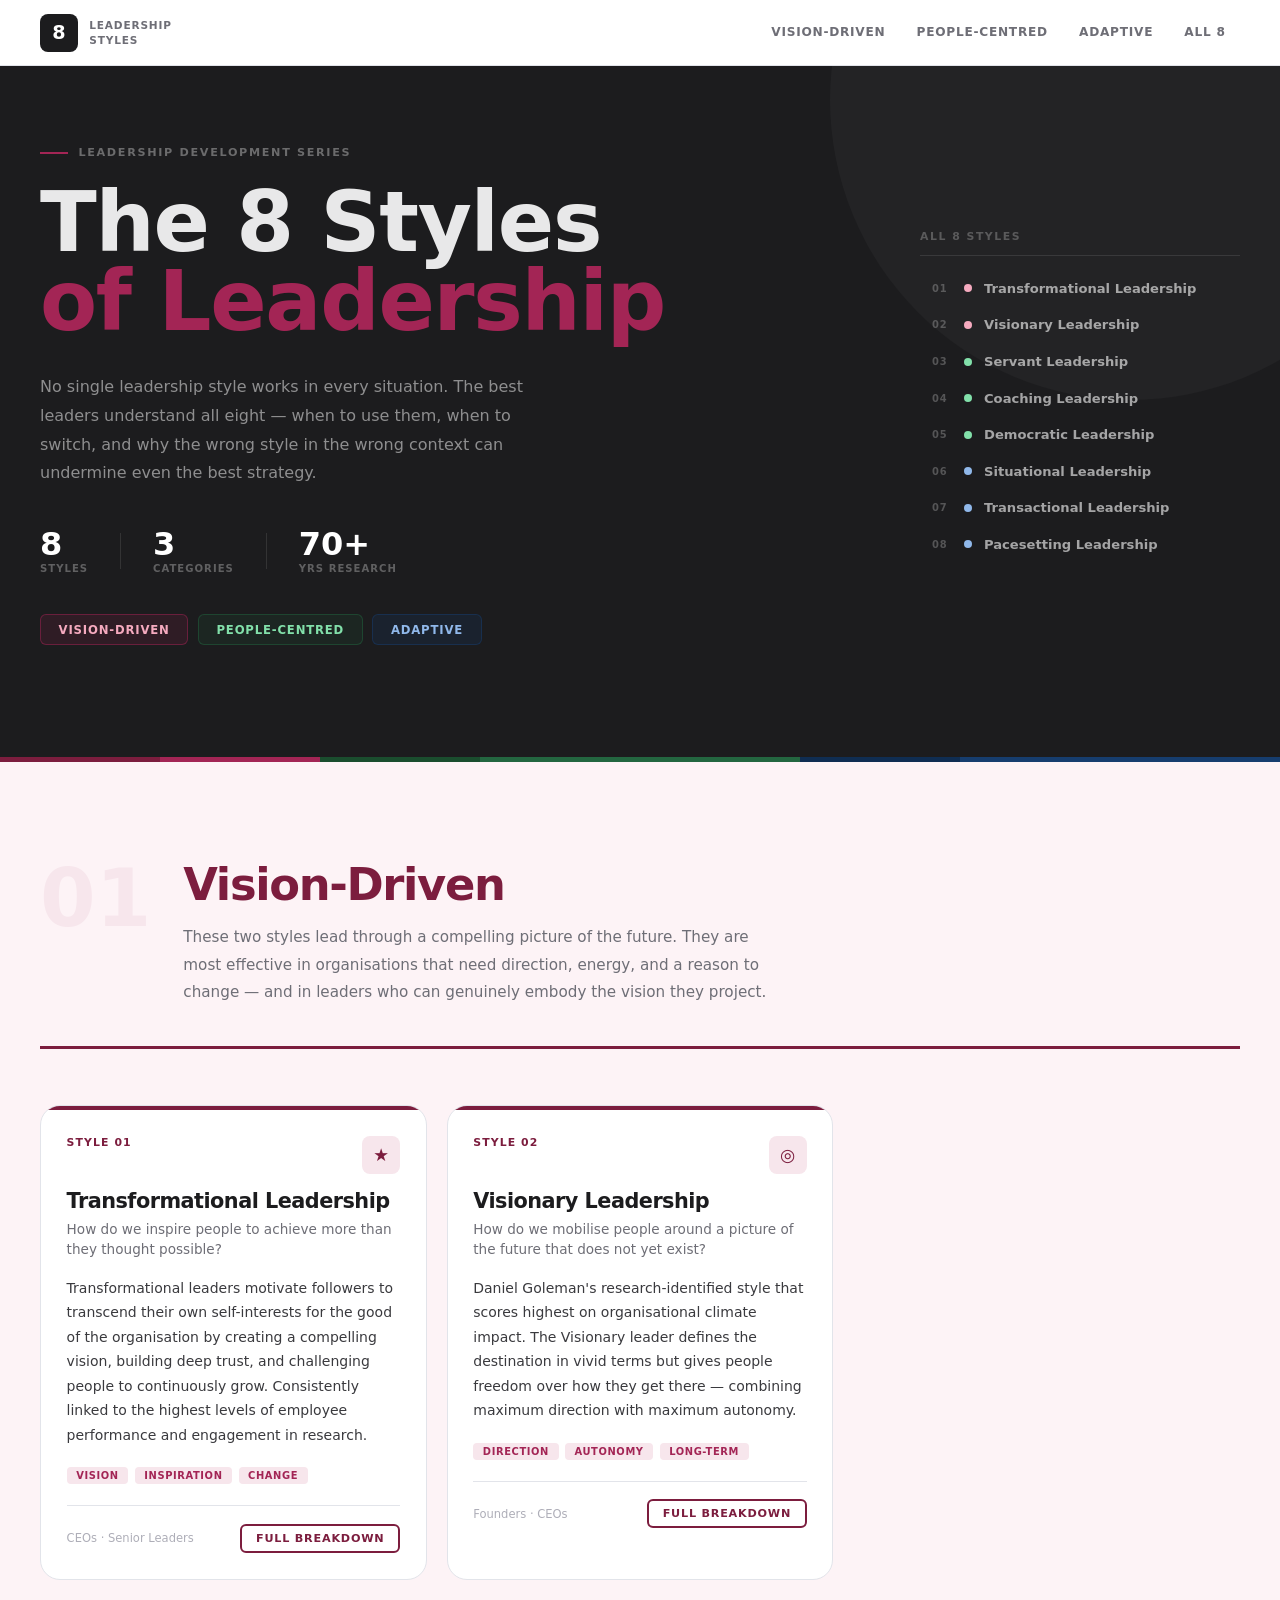
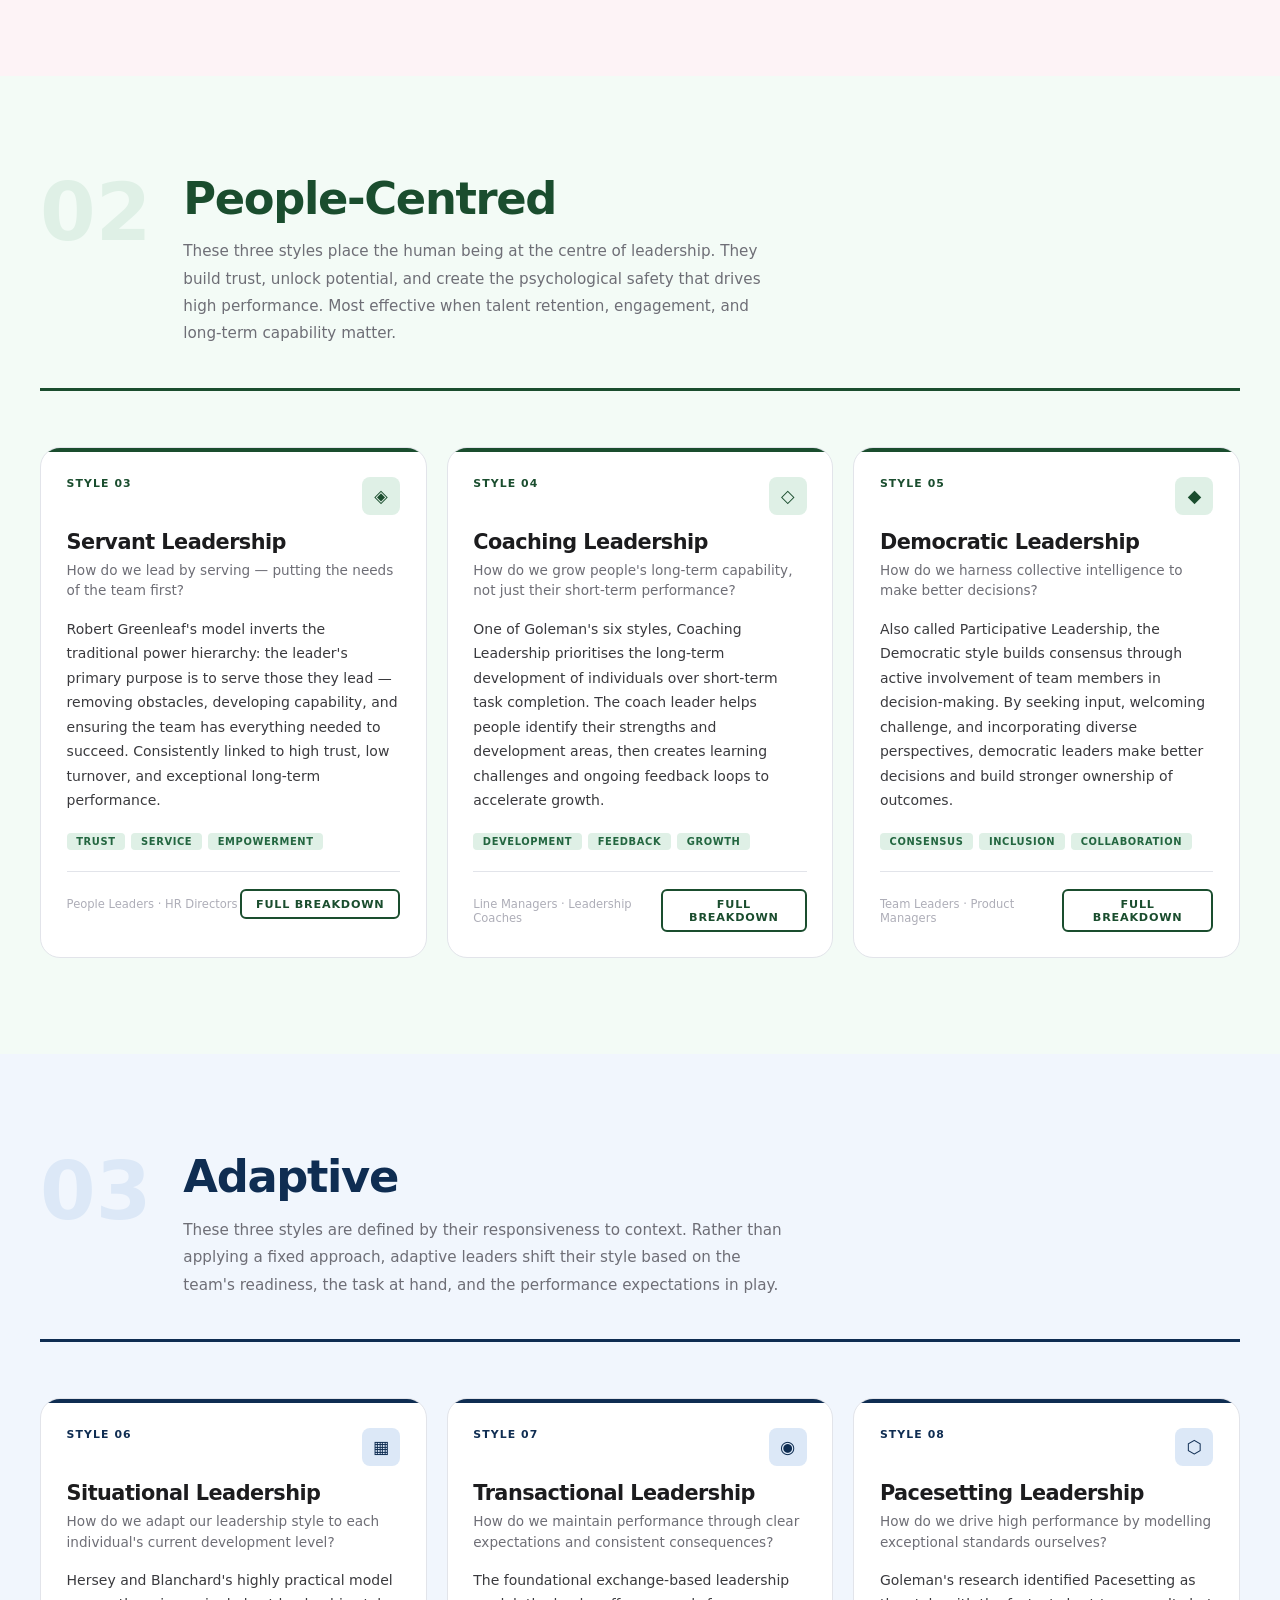
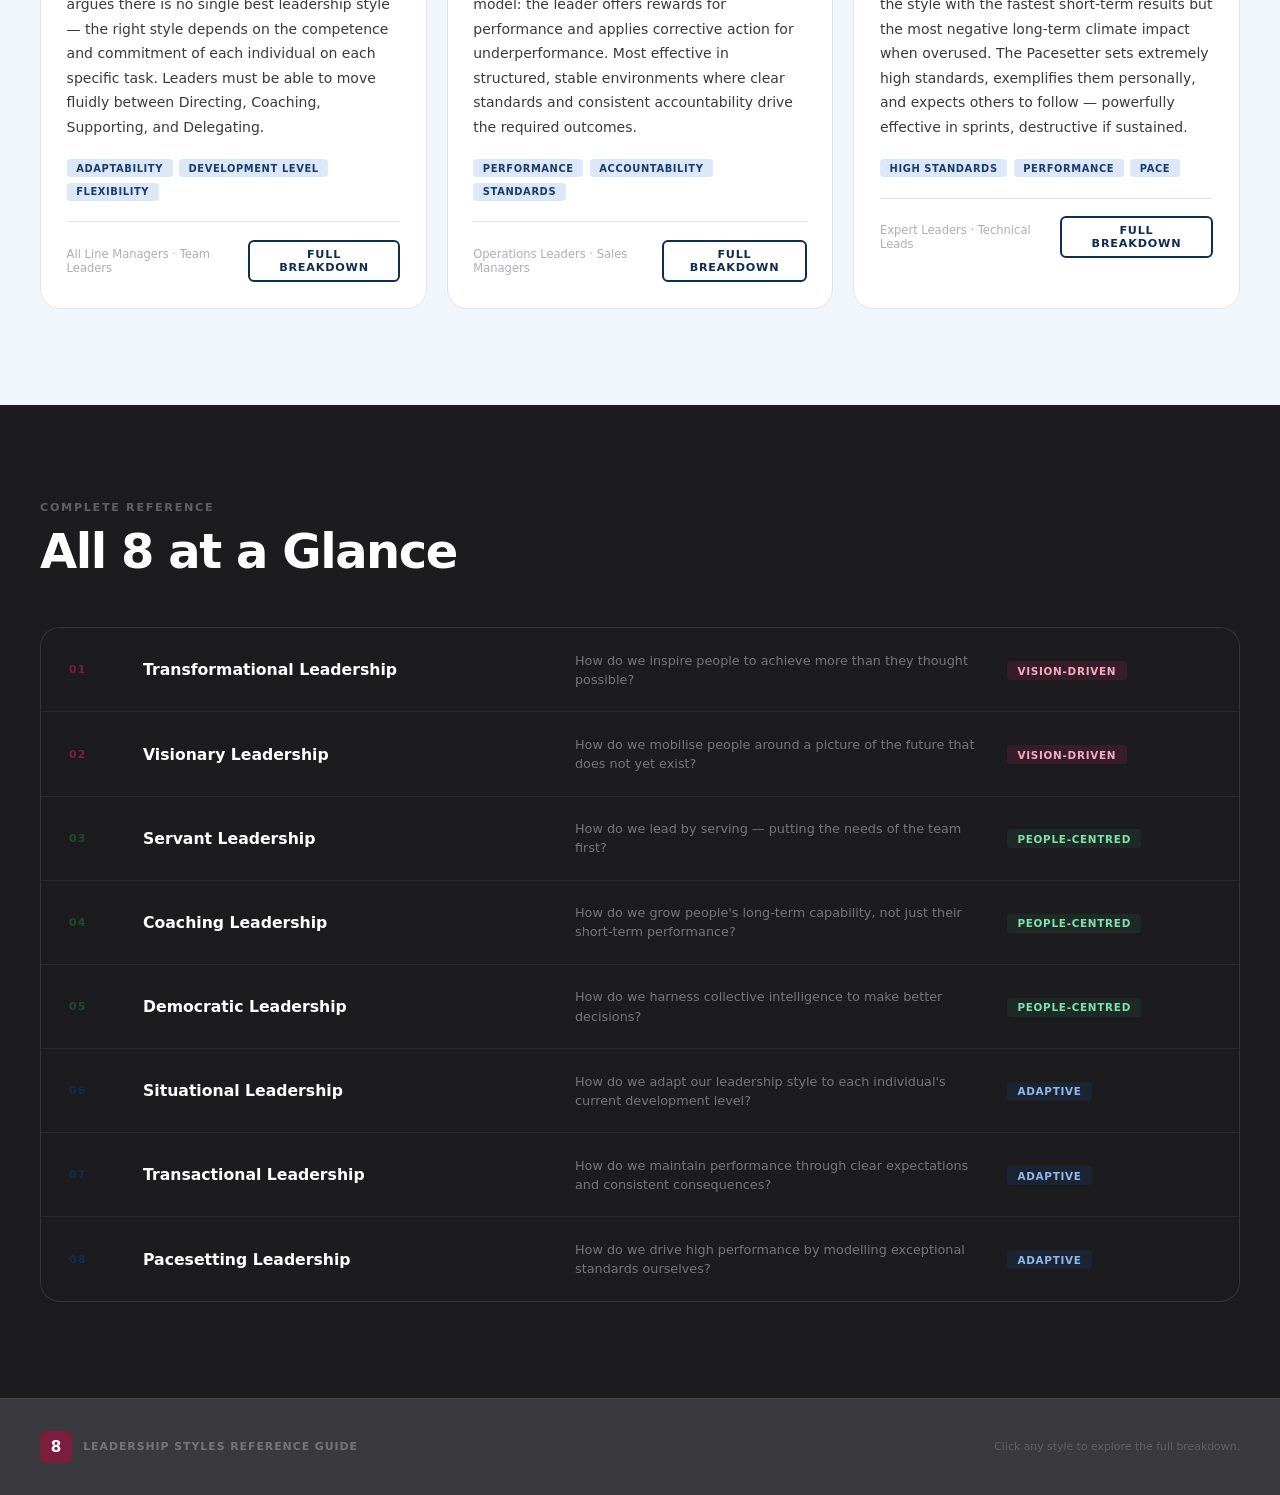
<file: index.html>
<!DOCTYPE html>
<html lang="en">
<head>
  <meta charset="UTF-8" />
  <meta name="viewport" content="width=device-width, initial-scale=1.0" />
  <title>The 8 Styles of Leadership</title>
  <link rel="stylesheet" href="lead-styles.css" />
</head>
<body>

  <div class="read-bar" id="readBar"></div>

  <nav class="nav" id="nav">
    <div class="nav-wrap">
      <a href="#top" class="nav-logo">
        <span class="logo-n">8</span>
        <span class="logo-t">Leadership<br>Styles</span>
      </a>
      <div class="nav-links">
        <a href="#sec-vision"   class="nl" data-s="sec-vision">Vision-Driven</a>
        <a href="#sec-people"   class="nl" data-s="sec-people">People-Centred</a>
        <a href="#sec-adaptive" class="nl" data-s="sec-adaptive">Adaptive</a>
        <a href="#all8"         class="nl">All 8</a>
      </div>
      <button class="ham" id="ham" aria-label="Menu">
        <span></span><span></span><span></span>
      </button>
    </div>
  </nav>

  <div class="mob-nav" id="mobNav">
    <a href="#sec-vision"   class="mn-link">01 — Vision-Driven</a>
    <a href="#sec-people"   class="mn-link">02 — People-Centred</a>
    <a href="#sec-adaptive" class="mn-link">03 — Adaptive</a>
    <a href="#all8"         class="mn-link">All 8 Styles</a>
  </div>

  <!-- HERO -->
  <header class="hero" id="top">
    <div class="hero-wrap">
      <div class="hero-text">
        <p class="hero-eyebrow">Leadership Development Series</p>
        <h1 class="hero-h1">
          <span class="h1-line1">The 8 Styles</span>
          <span class="h1-line2">of Leadership</span>
        </h1>
        <p class="hero-body">No single leadership style works in every situation. The best leaders understand all eight — when to use them, when to switch, and why the wrong style in the wrong context can undermine even the best strategy.</p>
        <div class="hero-stats">
          <div class="hs"><b>8</b><span>Styles</span></div>
          <div class="hs-div"></div>
          <div class="hs"><b>3</b><span>Categories</span></div>
          <div class="hs-div"></div>
          <div class="hs"><b>70+</b><span>Yrs Research</span></div>
        </div>
        <div class="hero-cats">
          <a href="#sec-vision"   class="hcat hcat-burg">Vision-Driven</a>
          <a href="#sec-people"   class="hcat hcat-forest">People-Centred</a>
          <a href="#sec-adaptive" class="hcat hcat-navy">Adaptive</a>
        </div>
      </div>
      <div class="hero-side">
        <div class="side-label">All 8 Styles</div>
        <div class="side-list" id="sideList"></div>
      </div>
    </div>
    <div class="hero-stripe">
      <div class="stripe-seg" style="background:#7c1d3e"></div>
      <div class="stripe-seg" style="background:#a32555"></div>
      <div class="stripe-seg" style="background:#1a4d2e"></div>
      <div class="stripe-seg" style="background:#236640"></div>
      <div class="stripe-seg" style="background:#236640"></div>
      <div class="stripe-seg" style="background:#0f2d52"></div>
      <div class="stripe-seg" style="background:#163d6e"></div>
      <div class="stripe-seg" style="background:#163d6e"></div>
    </div>
  </header>

  <!-- SECTION 1: VISION-DRIVEN -->
  <section class="section" id="sec-vision" data-theme="burg">
    <div class="section-wrap">
      <div class="sec-intro">
        <div class="si-num">01</div>
        <div class="si-body">
          <h2 class="si-title">Vision-Driven</h2>
          <p class="si-desc">These two styles lead through a compelling picture of the future. They are most effective in organisations that need direction, energy, and a reason to change — and in leaders who can genuinely embody the vision they project.</p>
        </div>
      </div>
      <div class="cards" id="cards-vision"></div>
    </div>
  </section>

  <!-- SECTION 2: PEOPLE-CENTRED -->
  <section class="section" id="sec-people" data-theme="forest">
    <div class="section-wrap">
      <div class="sec-intro">
        <div class="si-num">02</div>
        <div class="si-body">
          <h2 class="si-title">People-Centred</h2>
          <p class="si-desc">These three styles place the human being at the centre of leadership. They build trust, unlock potential, and create the psychological safety that drives high performance. Most effective when talent retention, engagement, and long-term capability matter.</p>
        </div>
      </div>
      <div class="cards" id="cards-people"></div>
    </div>
  </section>

  <!-- SECTION 3: ADAPTIVE -->
  <section class="section" id="sec-adaptive" data-theme="navy">
    <div class="section-wrap">
      <div class="sec-intro">
        <div class="si-num">03</div>
        <div class="si-body">
          <h2 class="si-title">Adaptive</h2>
          <p class="si-desc">These three styles are defined by their responsiveness to context. Rather than applying a fixed approach, adaptive leaders shift their style based on the team's readiness, the task at hand, and the performance expectations in play.</p>
        </div>
      </div>
      <div class="cards" id="cards-adaptive"></div>
    </div>
  </section>

  <!-- ALL 8 TABLE -->
  <section class="all8-section" id="all8">
    <div class="all8-wrap">
      <p class="a8-eyebrow">Complete Reference</p>
      <h2 class="a8-title">All 8 at a Glance</h2>
      <div class="a8-table" id="a8Table"></div>
    </div>
  </section>

  <footer class="footer">
    <div class="footer-wrap">
      <div class="footer-brand"><span class="fb-n">8</span><span class="fb-t">Leadership Styles Reference Guide</span></div>
      <p class="footer-note">Click any style to explore the full breakdown.</p>
    </div>
  </footer>

  <div class="modal-bg" id="modalBg">
    <div class="modal-box" id="modalBox">
      <button class="modal-x" id="modalX">Close &times;</button>
      <div class="modal-inner" id="modalInner"></div>
    </div>
  </div>

  <button class="up-btn" id="upBtn">&#8593;</button>

  <script src="lead-app.js"></script>
</body>
</html>
</file>
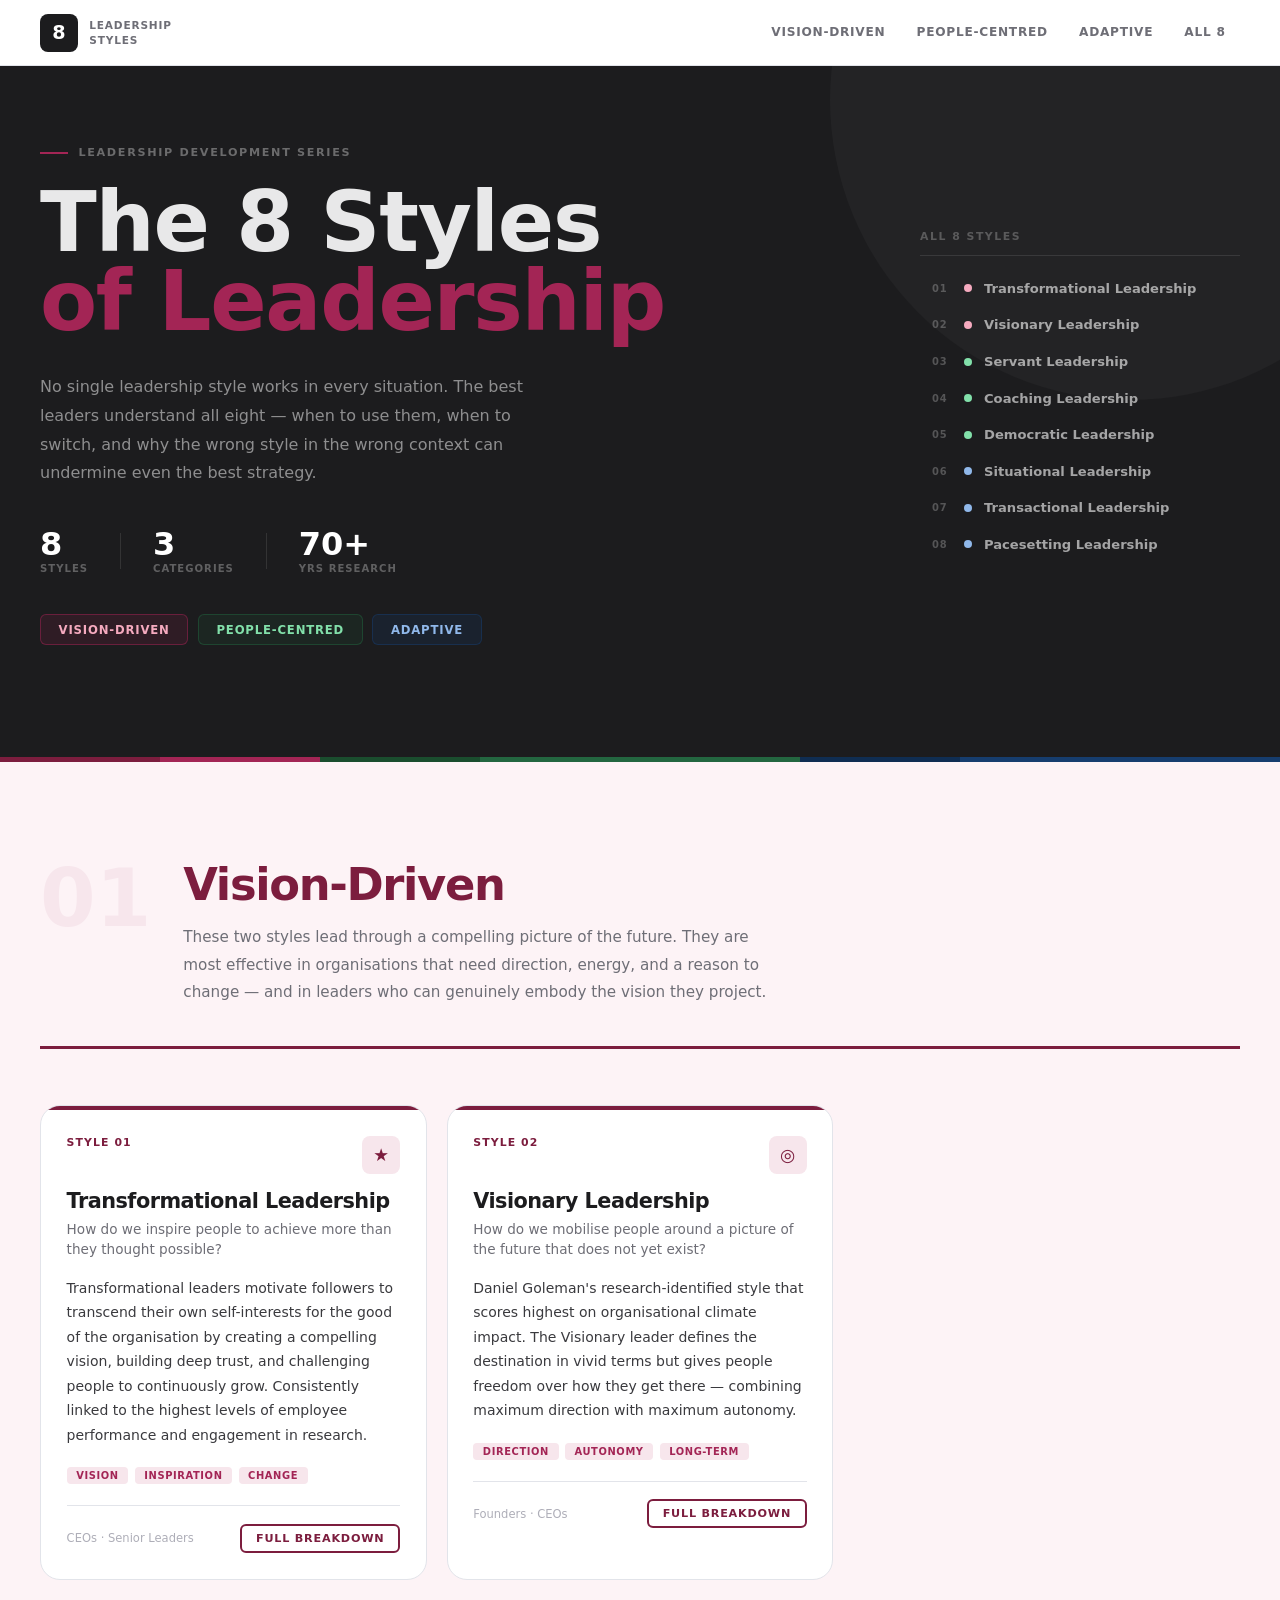
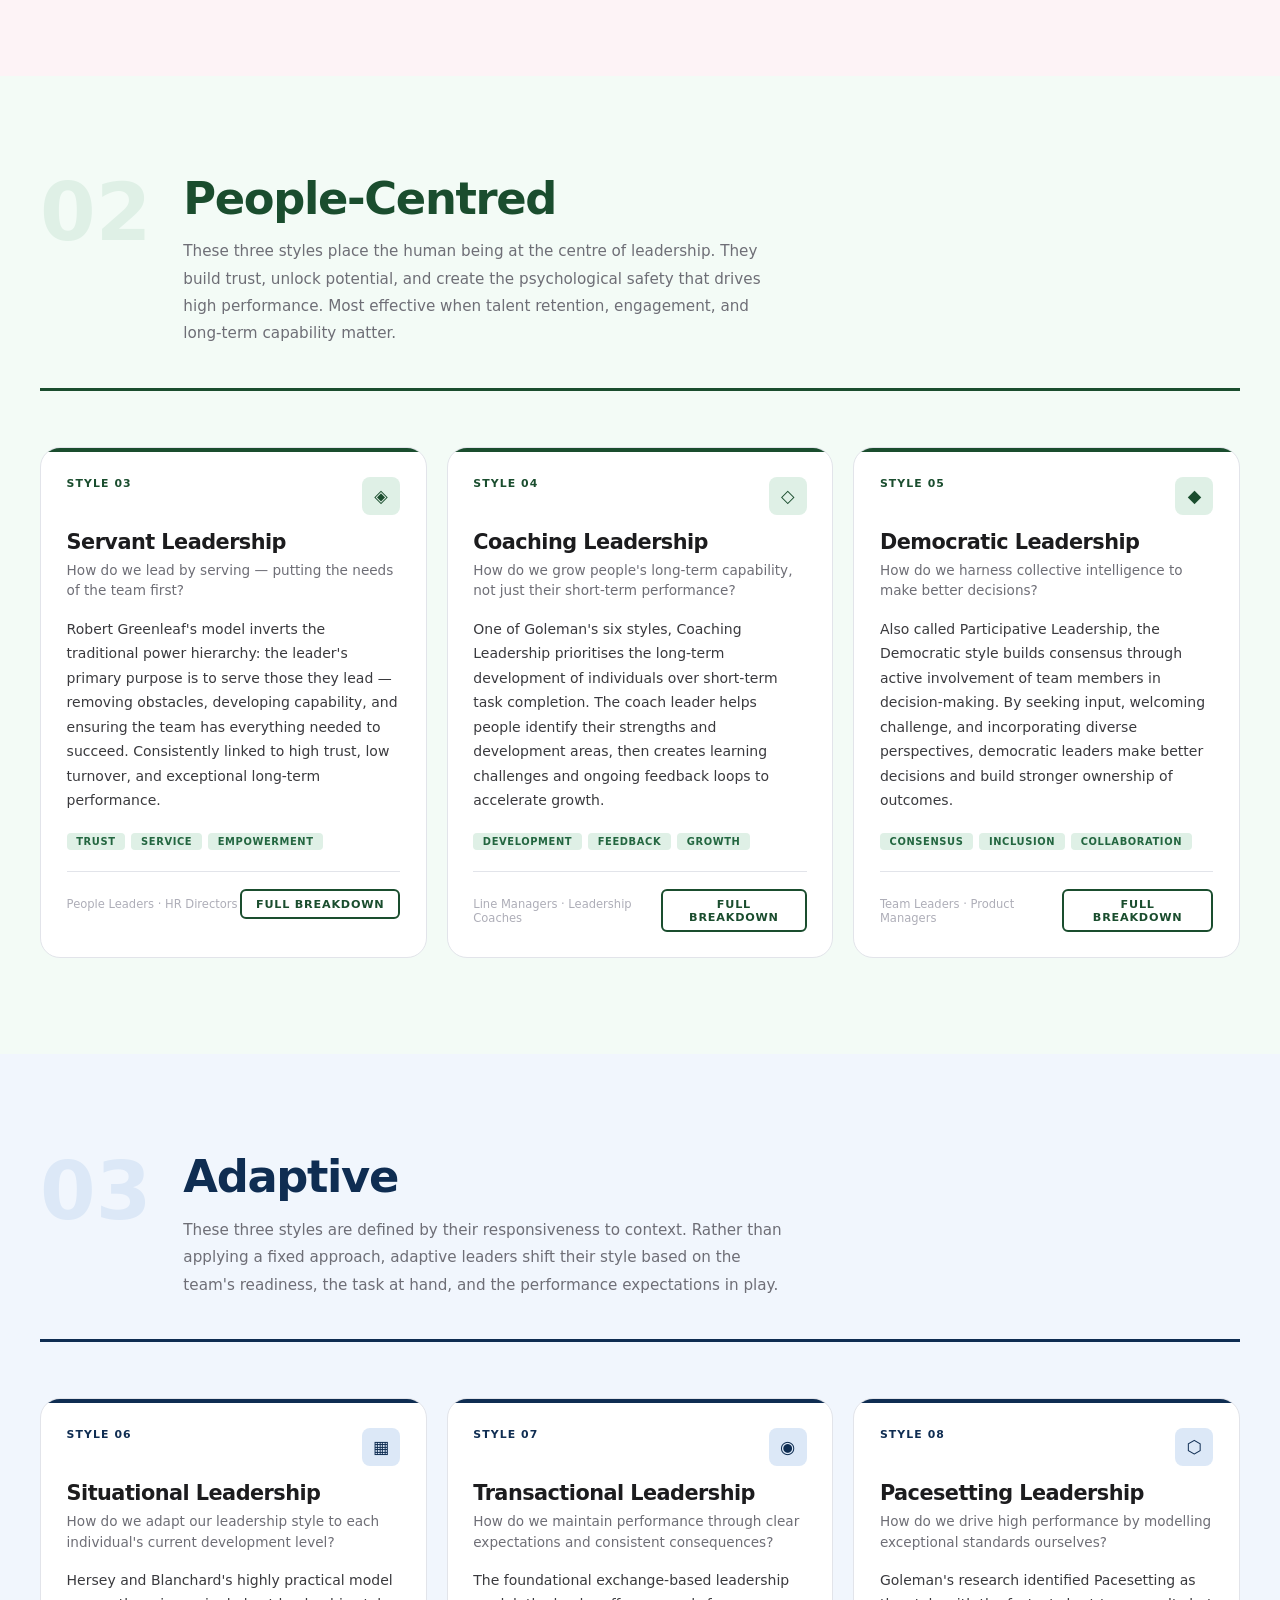
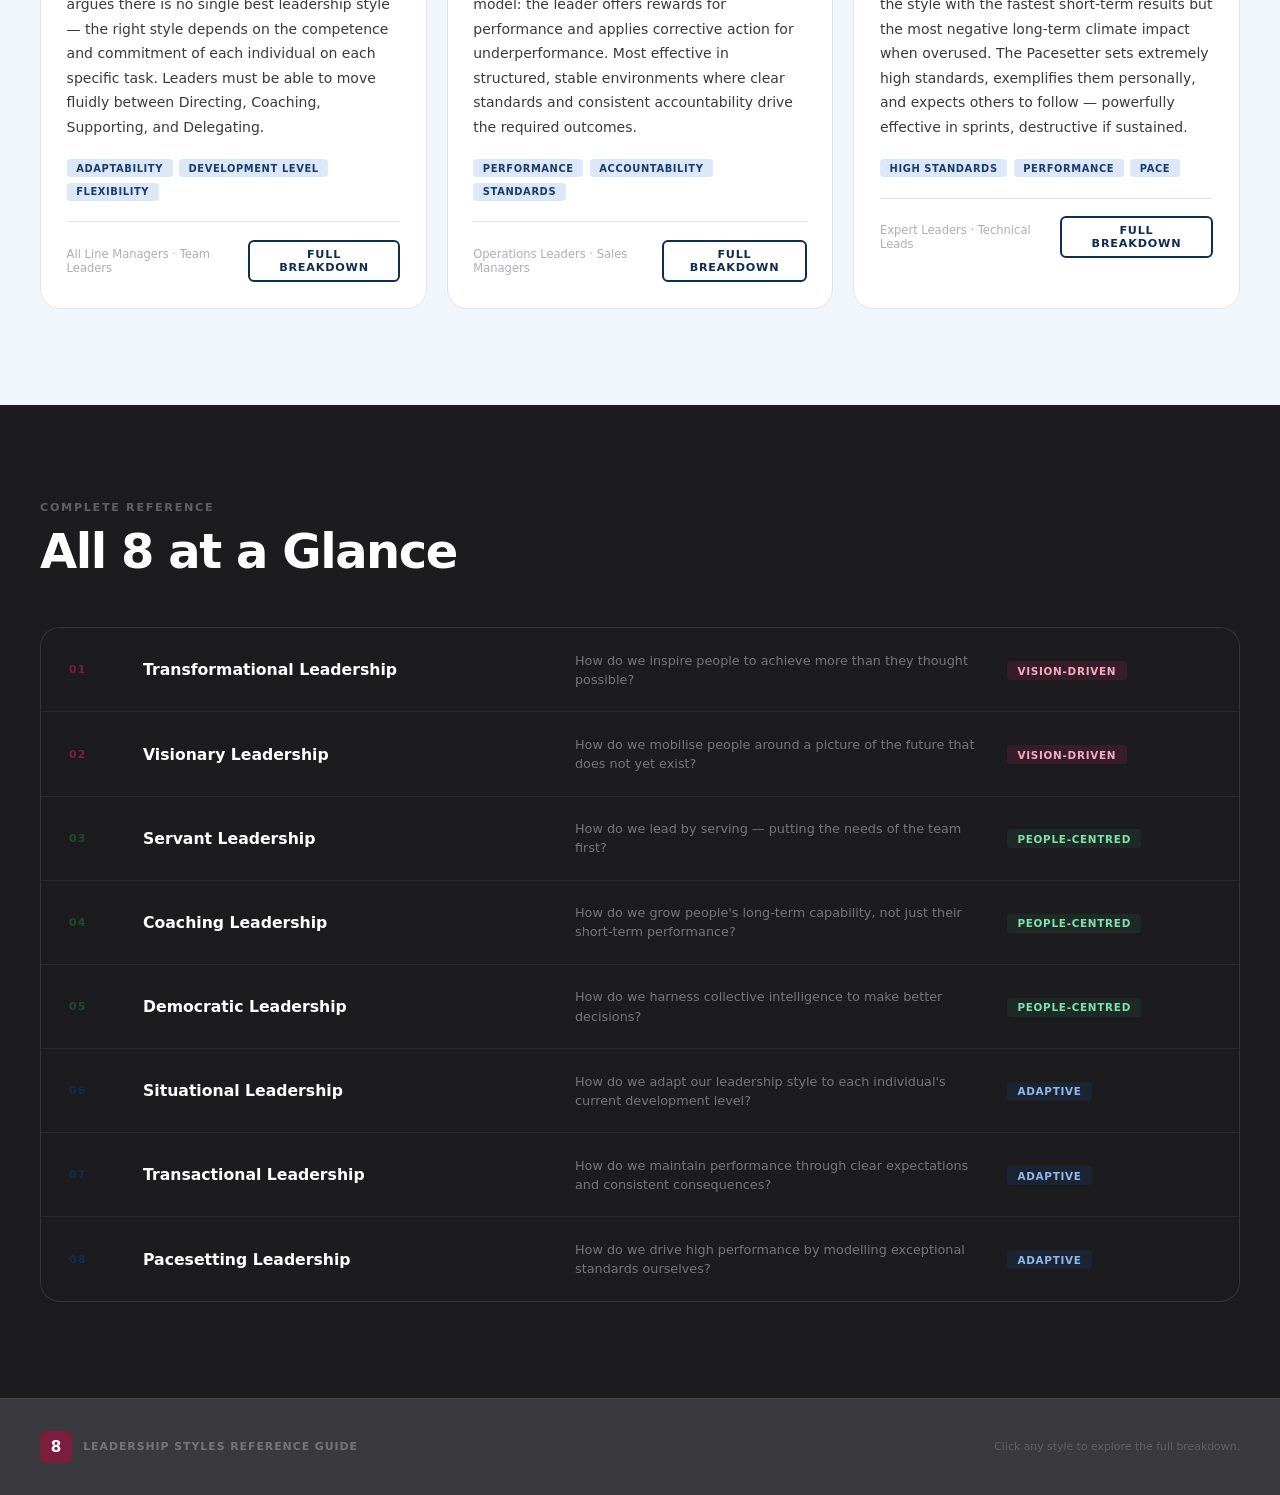
<file: leadership-styles.html>
<!DOCTYPE html>
<html lang="en">
<head>
  <meta charset="UTF-8" />
  <meta name="viewport" content="width=device-width, initial-scale=1.0" />
  <title>The 8 Styles of Leadership</title>
  <style>
/* ============================================================
   THE 8 STYLES OF LEADERSHIP  |  lead-styles.css
   Bold white-base, system fonts, no italics, no mono
   ============================================================ */

:root {
  --white:      #ffffff;
  --bg:         #f7f8fa;
  --bg-2:       #eef0f5;
  --ink:        #1c1c1e;
  --ink-2:      #3a3a3e;
  --ink-3:      #6e6e76;
  --ink-4:      #aeaeb8;
  --border:     #e2e4ea;

  /* Section themes */
  --burg:       #7c1d3e;
  --burg-mid:   #a32555;
  --burg-lt:    #f7e6ec;
  --burg-bg:    #fdf3f6;

  --forest:     #1a4d2e;
  --forest-mid: #236640;
  --forest-lt:  #dff0e6;
  --forest-bg:  #f3fbf6;

  --navy:       #0f2d52;
  --navy-mid:   #163d6e;
  --navy-lt:    #dce8f7;
  --navy-bg:    #f1f6fd;

  --font: system-ui, -apple-system, "Segoe UI", Helvetica, Arial, sans-serif;

  --nav-h: 66px;
  --max:   1280px;
  --rad:   10px;
  --rad-lg:20px;
  --t:     0.25s;
  --ease:  cubic-bezier(.4,0,.2,1);
}

*,*::before,*::after { box-sizing:border-box; margin:0; padding:0; }
html { scroll-behavior:smooth; }
body { font-family:var(--font); background:var(--white); color:var(--ink); -webkit-font-smoothing:antialiased; overflow-x:hidden; }
a { color:inherit; text-decoration:none; }
button { cursor:pointer; border:none; background:none; font-family:var(--font); }
em, i { font-style:normal; font-weight:700; }

/* ── READING PROGRESS ───────────────────────────────────── */
.read-bar { position:fixed; top:0; left:0; z-index:3000; height:3px; width:0; transition:width .08s linear; }

/* ── NAV ────────────────────────────────────────────────── */
.nav { position:fixed; top:0; left:0; right:0; z-index:1000; height:var(--nav-h); background:var(--white); border-bottom:1px solid var(--border); transition:box-shadow var(--t), border-color var(--t); }
.nav.up { box-shadow:0 2px 20px rgba(28,28,30,.1); }
.nav-wrap { max-width:var(--max); margin:0 auto; height:100%; padding:0 2.5rem; display:flex; align-items:center; justify-content:space-between; gap:1.5rem; }
.nav-logo { display:flex; align-items:center; gap:.7rem; flex-shrink:0; }
.logo-n { width:38px; height:38px; border-radius:8px; background:var(--ink); color:var(--white); font-size:1.2rem; font-weight:900; display:flex; align-items:center; justify-content:center; flex-shrink:0; }
.logo-t { font-size:.66rem; font-weight:700; letter-spacing:.08em; text-transform:uppercase; color:var(--ink-3); line-height:1.35; }
.nav-links { display:flex; gap:.15rem; }
.nl { font-size:.76rem; font-weight:700; letter-spacing:.06em; text-transform:uppercase; color:var(--ink-3); padding:.45rem .9rem; border-radius:7px; border-bottom:2px solid transparent; transition:all var(--t); }
.nl:hover { color:var(--ink); background:var(--bg); }
.nl.active { color:var(--ink); border-bottom-color:var(--ink); background:var(--bg); }

.ham { display:none; flex-direction:column; gap:5px; padding:8px; flex-shrink:0; }
.ham span { display:block; height:2px; background:var(--ink-2); border-radius:2px; transition:all var(--t); }
.ham span:nth-child(1) { width:22px; }
.ham span:nth-child(2) { width:15px; }
.ham span:nth-child(3) { width:22px; }
.ham.open span:nth-child(1) { transform:translateY(7px) rotate(45deg); width:22px; }
.ham.open span:nth-child(2) { opacity:0; }
.ham.open span:nth-child(3) { transform:translateY(-7px) rotate(-45deg); width:22px; }

.mob-nav { display:none; position:fixed; top:var(--nav-h); left:0; right:0; z-index:999; background:var(--white); border-bottom:1px solid var(--border); flex-direction:column; transform:translateY(-110%); opacity:0; transition:all var(--t); }
.mob-nav.open { transform:translateY(0); opacity:1; }
.mn-link { font-size:.9rem; font-weight:600; letter-spacing:.04em; color:var(--ink-2); padding:1rem 2rem; border-bottom:1px solid var(--border); transition:all var(--t); }
.mn-link:hover { background:var(--bg); color:var(--ink); }

/* ── HERO ───────────────────────────────────────────────── */
.hero { padding-top:var(--nav-h); background:var(--ink); overflow:hidden; position:relative; }
.hero::before { content:''; position:absolute; top:-200px; right:-150px; width:600px; height:600px; border-radius:50%; background:rgba(255,255,255,.03); pointer-events:none; }
.hero-wrap { max-width:var(--max); margin:0 auto; padding:5rem 2.5rem 4rem; display:grid; grid-template-columns:1fr 320px; gap:5rem; align-items:center; }

.hero-eyebrow { font-size:.7rem; font-weight:700; letter-spacing:.15em; text-transform:uppercase; color:rgba(255,255,255,.35); margin-bottom:1.5rem; display:flex; align-items:center; gap:.65rem; }
.hero-eyebrow::before { content:''; display:block; width:28px; height:2px; background:var(--burg-mid); }

.hero-h1 { font-weight:900; letter-spacing:-.04em; line-height:.95; margin-bottom:2rem; }
.h1-line1 { display:block; font-size:clamp(3rem,6.5vw,6rem); color:rgba(255,255,255,.9); opacity:0; animation:fadeUp .6s .1s forwards; }
.h1-line2 { display:block; font-size:clamp(3rem,6.5vw,6rem); color:var(--burg-mid); opacity:0; animation:fadeUp .6s .2s forwards; }

.hero-body { font-size:1rem; line-height:1.8; color:rgba(255,255,255,.5); max-width:500px; margin-bottom:2.5rem; font-weight:400; opacity:0; animation:fadeUp .5s .35s forwards; }

.hero-stats { display:flex; align-items:center; gap:2rem; margin-bottom:2.5rem; opacity:0; animation:fadeUp .5s .45s forwards; }
.hs b { display:block; font-size:2rem; font-weight:900; color:var(--white); line-height:1; }
.hs span { display:block; font-size:.63rem; font-weight:700; letter-spacing:.1em; text-transform:uppercase; color:rgba(255,255,255,.3); margin-top:.2rem; }
.hs-div { width:1px; height:36px; background:rgba(255,255,255,.1); }

.hero-cats { display:flex; gap:.6rem; opacity:0; animation:fadeUp .5s .55s forwards; flex-wrap:wrap; }
.hcat { font-size:.73rem; font-weight:700; letter-spacing:.07em; text-transform:uppercase; padding:.45rem 1.1rem; border-radius:6px; border:1.5px solid; transition:all var(--t); }
.hcat-burg   { color:#f5aabf; border-color:rgba(163,37,85,.5); background:rgba(163,37,85,.15); }
.hcat-forest { color:#82e0aa; border-color:rgba(35,102,64,.5); background:rgba(35,102,64,.15); }
.hcat-navy   { color:#90b8ea; border-color:rgba(22,61,110,.5); background:rgba(22,61,110,.2); }
.hcat:hover { transform:translateY(-2px); }

/* Hero side panel */
.hero-side { opacity:0; animation:fadeUp .6s .3s forwards; }
.side-label { font-size:.68rem; font-weight:700; letter-spacing:.14em; text-transform:uppercase; color:rgba(255,255,255,.25); margin-bottom:1rem; padding-bottom:.75rem; border-bottom:1px solid rgba(255,255,255,.1); }
.side-list { display:flex; flex-direction:column; gap:.25rem; }
.side-item { display:flex; align-items:center; gap:.75rem; padding:.55rem .75rem; border-radius:7px; cursor:pointer; transition:background var(--t); }
.side-item:hover { background:rgba(255,255,255,.07); }
.si-dot { width:8px; height:8px; border-radius:50%; flex-shrink:0; }
.si-n { font-size:.62rem; font-weight:700; letter-spacing:.08em; color:rgba(255,255,255,.25); width:20px; flex-shrink:0; }
.si-name { font-size:.82rem; font-weight:600; color:rgba(255,255,255,.6); }

/* Hero stripe */
.hero-stripe { display:flex; height:5px; margin-top:3rem; }
.stripe-seg { flex:1; }

/* ── SECTIONS ───────────────────────────────────────────── */
.section { padding:6rem 0; }
[data-theme="burg"]   { background:var(--burg-bg); }
[data-theme="forest"] { background:var(--forest-bg); }
[data-theme="navy"]   { background:var(--navy-bg); }

.section-wrap { max-width:var(--max); margin:0 auto; padding:0 2.5rem; }

.sec-intro { display:flex; align-items:flex-start; gap:2rem; margin-bottom:3.5rem; padding-bottom:2.5rem; border-bottom:3px solid; }
[data-theme="burg"]   .sec-intro { border-color:var(--burg); }
[data-theme="forest"] .sec-intro { border-color:var(--forest); }
[data-theme="navy"]   .sec-intro { border-color:var(--navy); }

.si-num { font-size:5rem; font-weight:900; line-height:1; flex-shrink:0; padding-top:.1rem; }
[data-theme="burg"]   .si-num { color:var(--burg-lt); }
[data-theme="forest"] .si-num { color:var(--forest-lt); }
[data-theme="navy"]   .si-num { color:var(--navy-lt); }

.si-title { font-size:clamp(2rem,3.5vw,3rem); font-weight:900; letter-spacing:-.03em; margin-bottom:.85rem; }
[data-theme="burg"]   .si-title { color:var(--burg); }
[data-theme="forest"] .si-title { color:var(--forest); }
[data-theme="navy"]   .si-title { color:var(--navy); }

.si-desc { font-size:.95rem; line-height:1.8; color:var(--ink-3); max-width:600px; }

/* ── CARDS ──────────────────────────────────────────────── */
.cards { display:grid; grid-template-columns:repeat(auto-fill, minmax(340px,1fr)); gap:1.25rem; }

.ls-card { background:var(--white); border:1px solid var(--border); border-radius:var(--rad-lg); overflow:hidden; cursor:pointer; transition:transform var(--t), box-shadow var(--t); opacity:0; transform:translateY(22px); }
.ls-card.in { opacity:1; transform:translateY(0); }
.ls-card:hover { transform:translateY(-5px); }
[data-theme="burg"]   .ls-card:hover { box-shadow:0 16px 48px rgba(124,29,62,.18); }
[data-theme="forest"] .ls-card:hover { box-shadow:0 16px 48px rgba(26,77,46,.15); }
[data-theme="navy"]   .ls-card:hover { box-shadow:0 16px 48px rgba(15,45,82,.15); }

.card-top-bar { height:4px; }
[data-theme="burg"]   .card-top-bar { background:var(--burg); }
[data-theme="forest"] .card-top-bar { background:var(--forest); }
[data-theme="navy"]   .card-top-bar { background:var(--navy); }

.card-pad { padding:1.6rem; }
.card-header { display:flex; justify-content:space-between; align-items:flex-start; margin-bottom:1rem; }
.card-id { font-size:.68rem; font-weight:800; letter-spacing:.1em; text-transform:uppercase; }
[data-theme="burg"]   .card-id { color:var(--burg); }
[data-theme="forest"] .card-id { color:var(--forest); }
[data-theme="navy"]   .card-id { color:var(--navy); }

.card-badge { width:38px; height:38px; border-radius:8px; display:flex; align-items:center; justify-content:center; font-size:1.1rem; font-weight:900; flex-shrink:0; }
[data-theme="burg"]   .card-badge { background:var(--burg-lt); color:var(--burg); }
[data-theme="forest"] .card-badge { background:var(--forest-lt); color:var(--forest); }
[data-theme="navy"]   .card-badge { background:var(--navy-lt); color:var(--navy); }

.card-name { font-size:1.3rem; font-weight:900; letter-spacing:-.025em; color:var(--ink); margin-bottom:.3rem; line-height:1.15; }
.card-q { font-size:.85rem; font-weight:500; color:var(--ink-3); margin-bottom:1rem; line-height:1.5; }
.card-summary { font-size:.875rem; line-height:1.75; color:var(--ink-2); margin-bottom:1.25rem; }
.card-tags { display:flex; flex-wrap:wrap; gap:.4rem; margin-bottom:1.3rem; }
.card-tag { font-size:.62rem; font-weight:700; letter-spacing:.06em; text-transform:uppercase; padding:.2rem .6rem; border-radius:4px; }
[data-theme="burg"]   .card-tag { background:var(--burg-lt);   color:var(--burg-mid); }
[data-theme="forest"] .card-tag { background:var(--forest-lt); color:var(--forest-mid); }
[data-theme="navy"]   .card-tag { background:var(--navy-lt);   color:var(--navy-mid); }

.card-foot { border-top:1px solid var(--border); padding-top:1.1rem; display:flex; justify-content:space-between; align-items:center; }
.card-roles-text { font-size:.72rem; color:var(--ink-4); font-weight:500; }
.card-open-btn { font-size:.7rem; font-weight:800; letter-spacing:.07em; text-transform:uppercase; padding:.38rem .85rem; border-radius:6px; border:2px solid; transition:all var(--t); }
[data-theme="burg"]   .card-open-btn { color:var(--burg);   border-color:var(--burg); }
[data-theme="burg"]   .card-open-btn:hover { background:var(--burg);   color:white; }
[data-theme="forest"] .card-open-btn { color:var(--forest); border-color:var(--forest); }
[data-theme="forest"] .card-open-btn:hover { background:var(--forest); color:white; }
[data-theme="navy"]   .card-open-btn { color:var(--navy);   border-color:var(--navy); }
[data-theme="navy"]   .card-open-btn:hover { background:var(--navy);   color:white; }

/* ── ALL 8 TABLE ─────────────────────────────────────────── */
.all8-section { background:var(--ink); padding:6rem 0; }
.all8-wrap { max-width:var(--max); margin:0 auto; padding:0 2.5rem; }
.a8-eyebrow { font-size:.7rem; font-weight:700; letter-spacing:.15em; text-transform:uppercase; color:rgba(255,255,255,.3); margin-bottom:.6rem; }
.a8-title { font-size:clamp(2rem,4vw,3rem); font-weight:900; letter-spacing:-.03em; color:var(--white); margin-bottom:3rem; }
.a8-table { display:flex; flex-direction:column; gap:1px; background:rgba(255,255,255,.06); border:1px solid rgba(255,255,255,.06); border-radius:var(--rad-lg); overflow:hidden; }
.a8-row { background:var(--ink); padding:1.4rem 1.75rem; cursor:pointer; transition:background var(--t); display:grid; grid-template-columns:50px 2fr 2fr 1fr; gap:1.5rem; align-items:center; }
.a8-row:hover { background:rgba(255,255,255,.05); }
.a8-n { font-size:.68rem; font-weight:800; letter-spacing:.1em; }
.a8-name { font-size:.98rem; font-weight:800; color:var(--white); }
.a8-q { font-size:.8rem; color:rgba(255,255,255,.4); line-height:1.5; }
.a8-cat { font-size:.65rem; font-weight:700; letter-spacing:.07em; text-transform:uppercase; padding:.22rem .65rem; border-radius:4px; display:inline-block; text-align:center; }
.a8-cat.cat-burg   { background:rgba(163,37,85,.2);  color:#f5aabf; }
.a8-cat.cat-forest { background:rgba(35,102,64,.2);  color:#82e0aa; }
.a8-cat.cat-navy   { background:rgba(22,61,110,.25); color:#90b8ea; }

/* ── FOOTER ──────────────────────────────────────────────── */
.footer { background:var(--ink-2); border-top:1px solid rgba(255,255,255,.06); padding:2rem 2.5rem; }
.footer-wrap { max-width:var(--max); margin:0 auto; display:flex; align-items:center; justify-content:space-between; gap:1rem; flex-wrap:wrap; }
.footer-brand { display:flex; align-items:center; gap:.7rem; }
.fb-n { width:32px; height:32px; background:var(--burg); color:white; font-size:.95rem; font-weight:900; display:flex; align-items:center; justify-content:center; border-radius:6px; flex-shrink:0; }
.fb-t { font-size:.68rem; font-weight:700; letter-spacing:.09em; text-transform:uppercase; color:rgba(255,255,255,.3); }
.footer-note { font-size:.68rem; color:rgba(255,255,255,.2); }

/* ── MODAL ──────────────────────────────────────────────── */
.modal-bg { position:fixed; inset:0; z-index:2000; background:rgba(28,28,30,.75); backdrop-filter:blur(8px); display:flex; justify-content:flex-end; align-items:stretch; opacity:0; pointer-events:none; transition:opacity var(--t); }
.modal-bg.open { opacity:1; pointer-events:all; }
.modal-box { width:min(760px,100%); background:var(--white); overflow-y:auto; position:relative; transform:translateX(60px); opacity:0; transition:transform .32s var(--ease), opacity .32s var(--ease); scrollbar-width:thin; scrollbar-color:var(--border) transparent; }
.modal-bg.open .modal-box { transform:translateX(0); opacity:1; }
.modal-x { position:sticky; top:1.25rem; float:right; margin:1.25rem 1.25rem 0 0; font-size:.7rem; font-weight:800; letter-spacing:.08em; text-transform:uppercase; color:var(--ink-3); padding:.38rem .75rem; border:1.5px solid var(--border); border-radius:6px; transition:all var(--t); z-index:10; background:var(--white); }
.modal-x:hover { background:var(--ink); color:var(--white); border-color:var(--ink); }
.modal-inner { padding:0 2.25rem 3.5rem; }

/* Modal parts */
.mi-bar { height:5px; border-radius:0; }
.mi-head { padding:2rem 2.25rem 1.5rem; border-bottom:2px solid var(--border); }
.mi-tag { font-size:.68rem; font-weight:800; letter-spacing:.14em; text-transform:uppercase; margin-bottom:.5rem; }
.mi-name { font-size:2.1rem; font-weight:900; letter-spacing:-.03em; color:var(--ink); margin-bottom:.4rem; line-height:1.1; }
.mi-q { font-size:.95rem; font-weight:500; color:var(--ink-3); line-height:1.55; margin-bottom:1.1rem; }
.mi-tags { display:flex; flex-wrap:wrap; gap:.4rem; }
.mi-tag-pill { font-size:.62rem; font-weight:700; letter-spacing:.06em; text-transform:uppercase; padding:.2rem .6rem; border-radius:4px; border:1.5px solid; }

.mi-label { font-size:.63rem; font-weight:800; letter-spacing:.15em; text-transform:uppercase; display:flex; align-items:center; gap:.6rem; margin:1.75rem 0 .75rem; color:var(--ink-4); }
.mi-label::after { content:''; flex:1; height:1px; background:var(--border); }
.mi-text { font-size:.92rem; line-height:1.82; color:var(--ink-2); margin-bottom:1rem; }
.mi-table { width:100%; border-collapse:collapse; font-size:.85rem; margin-bottom:1.25rem; }
.mi-table th { font-size:.63rem; font-weight:800; letter-spacing:.1em; text-transform:uppercase; padding:.6rem .85rem; text-align:left; border-bottom:2px solid var(--ink); background:var(--bg); color:var(--ink-2); }
.mi-table td { padding:.72rem .85rem; border-bottom:1px solid var(--border); color:var(--ink-2); line-height:1.65; vertical-align:top; }
.mi-table tr:last-child td { border-bottom:none; }
.mi-table td:first-child { font-weight:700; color:var(--ink); width:32%; }
.mi-list { list-style:none; margin-bottom:1.25rem; }
.mi-list li { font-size:.88rem; line-height:1.72; color:var(--ink-2); padding:.32rem 0 .32rem 1.2rem; position:relative; border-bottom:1px solid var(--bg-2); }
.mi-list li::before { content:'→'; position:absolute; left:0; color:var(--ink-4); font-size:.78rem; top:.45em; }
.mi-pills { display:flex; flex-wrap:wrap; gap:.4rem; }
.mi-pill { font-size:.7rem; font-weight:600; letter-spacing:.04em; text-transform:uppercase; padding:.28rem .7rem; background:var(--bg); border:1px solid var(--border); border-radius:5px; color:var(--ink-2); }

/* ── BACK TOP ────────────────────────────────────────────── */
.up-btn { position:fixed; bottom:2rem; right:2rem; z-index:900; width:44px; height:44px; border-radius:50%; background:var(--ink); color:var(--white); font-size:1.1rem; font-weight:700; display:flex; align-items:center; justify-content:center; border:2px solid rgba(255,255,255,.15); opacity:0; transform:translateY(14px); transition:all var(--t); }
.up-btn.show { opacity:1; transform:translateY(0); }
.up-btn:hover { background:var(--burg); border-color:var(--burg); }

/* ── ANIMATIONS ─────────────────────────────────────────── */
@keyframes fadeUp { from { opacity:0; transform:translateY(18px); } to { opacity:1; transform:translateY(0); } }

/* ── RESPONSIVE ─────────────────────────────────────────── */
@media (max-width:1024px) {
  .hero-wrap { grid-template-columns:1fr; gap:3rem; padding:4rem 2rem 3rem; }
  .hero-side { display:none; }
}
@media (max-width:768px) {
  .nav-links { display:none; }
  .ham { display:flex; }
  .mob-nav { display:flex; }
  .section-wrap, .all8-wrap { padding:0 1.5rem; }
  .sec-intro { flex-direction:column; gap:1rem; }
  .si-num { font-size:3.5rem; }
  .cards { grid-template-columns:1fr; }
  .a8-row { grid-template-columns:40px 1fr; }
  .a8-q, .a8-cat { display:none; }
  .hero-wrap { padding:3.5rem 1.5rem 3rem; }
  .footer { padding:1.5rem; }
  .footer-wrap { flex-direction:column; align-items:flex-start; }
}
@media (max-width:480px) {
  .nav-wrap { padding:0 1.25rem; }
  .hero-cats { flex-wrap:wrap; }
}

</style>
</head>
<body>

  <div class="read-bar" id="readBar"></div>

  <nav class="nav" id="nav">
    <div class="nav-wrap">
      <a href="#top" class="nav-logo">
        <span class="logo-n">8</span>
        <span class="logo-t">Leadership<br>Styles</span>
      </a>
      <div class="nav-links">
        <a href="#sec-vision"   class="nl" data-s="sec-vision">Vision-Driven</a>
        <a href="#sec-people"   class="nl" data-s="sec-people">People-Centred</a>
        <a href="#sec-adaptive" class="nl" data-s="sec-adaptive">Adaptive</a>
        <a href="#all8"         class="nl">All 8</a>
      </div>
      <button class="ham" id="ham" aria-label="Menu">
        <span></span><span></span><span></span>
      </button>
    </div>
  </nav>

  <div class="mob-nav" id="mobNav">
    <a href="#sec-vision"   class="mn-link">01 — Vision-Driven</a>
    <a href="#sec-people"   class="mn-link">02 — People-Centred</a>
    <a href="#sec-adaptive" class="mn-link">03 — Adaptive</a>
    <a href="#all8"         class="mn-link">All 8 Styles</a>
  </div>

  <!-- HERO -->
  <header class="hero" id="top">
    <div class="hero-wrap">
      <div class="hero-text">
        <p class="hero-eyebrow">Leadership Development Series</p>
        <h1 class="hero-h1">
          <span class="h1-line1">The 8 Styles</span>
          <span class="h1-line2">of Leadership</span>
        </h1>
        <p class="hero-body">No single leadership style works in every situation. The best leaders understand all eight — when to use them, when to switch, and why the wrong style in the wrong context can undermine even the best strategy.</p>
        <div class="hero-stats">
          <div class="hs"><b>8</b><span>Styles</span></div>
          <div class="hs-div"></div>
          <div class="hs"><b>3</b><span>Categories</span></div>
          <div class="hs-div"></div>
          <div class="hs"><b>70+</b><span>Yrs Research</span></div>
        </div>
        <div class="hero-cats">
          <a href="#sec-vision"   class="hcat hcat-burg">Vision-Driven</a>
          <a href="#sec-people"   class="hcat hcat-forest">People-Centred</a>
          <a href="#sec-adaptive" class="hcat hcat-navy">Adaptive</a>
        </div>
      </div>
      <div class="hero-side">
        <div class="side-label">All 8 Styles</div>
        <div class="side-list" id="sideList"></div>
      </div>
    </div>
    <div class="hero-stripe">
      <div class="stripe-seg" style="background:#7c1d3e"></div>
      <div class="stripe-seg" style="background:#a32555"></div>
      <div class="stripe-seg" style="background:#1a4d2e"></div>
      <div class="stripe-seg" style="background:#236640"></div>
      <div class="stripe-seg" style="background:#236640"></div>
      <div class="stripe-seg" style="background:#0f2d52"></div>
      <div class="stripe-seg" style="background:#163d6e"></div>
      <div class="stripe-seg" style="background:#163d6e"></div>
    </div>
  </header>

  <!-- SECTION 1: VISION-DRIVEN -->
  <section class="section" id="sec-vision" data-theme="burg">
    <div class="section-wrap">
      <div class="sec-intro">
        <div class="si-num">01</div>
        <div class="si-body">
          <h2 class="si-title">Vision-Driven</h2>
          <p class="si-desc">These two styles lead through a compelling picture of the future. They are most effective in organisations that need direction, energy, and a reason to change — and in leaders who can genuinely embody the vision they project.</p>
        </div>
      </div>
      <div class="cards" id="cards-vision"></div>
    </div>
  </section>

  <!-- SECTION 2: PEOPLE-CENTRED -->
  <section class="section" id="sec-people" data-theme="forest">
    <div class="section-wrap">
      <div class="sec-intro">
        <div class="si-num">02</div>
        <div class="si-body">
          <h2 class="si-title">People-Centred</h2>
          <p class="si-desc">These three styles place the human being at the centre of leadership. They build trust, unlock potential, and create the psychological safety that drives high performance. Most effective when talent retention, engagement, and long-term capability matter.</p>
        </div>
      </div>
      <div class="cards" id="cards-people"></div>
    </div>
  </section>

  <!-- SECTION 3: ADAPTIVE -->
  <section class="section" id="sec-adaptive" data-theme="navy">
    <div class="section-wrap">
      <div class="sec-intro">
        <div class="si-num">03</div>
        <div class="si-body">
          <h2 class="si-title">Adaptive</h2>
          <p class="si-desc">These three styles are defined by their responsiveness to context. Rather than applying a fixed approach, adaptive leaders shift their style based on the team's readiness, the task at hand, and the performance expectations in play.</p>
        </div>
      </div>
      <div class="cards" id="cards-adaptive"></div>
    </div>
  </section>

  <!-- ALL 8 TABLE -->
  <section class="all8-section" id="all8">
    <div class="all8-wrap">
      <p class="a8-eyebrow">Complete Reference</p>
      <h2 class="a8-title">All 8 at a Glance</h2>
      <div class="a8-table" id="a8Table"></div>
    </div>
  </section>

  <footer class="footer">
    <div class="footer-wrap">
      <div class="footer-brand"><span class="fb-n">8</span><span class="fb-t">Leadership Styles Reference Guide</span></div>
      <p class="footer-note">Click any style to explore the full breakdown.</p>
    </div>
  </footer>

  <div class="modal-bg" id="modalBg">
    <div class="modal-box" id="modalBox">
      <button class="modal-x" id="modalX">Close &times;</button>
      <div class="modal-inner" id="modalInner"></div>
    </div>
  </div>

  <button class="up-btn" id="upBtn">&#8593;</button>

  <script>
/* ============================================================
   THE 8 STYLES OF LEADERSHIP  |  lead-app.js
   ============================================================ */

const THEMES = {
  burg:   { main:'#7c1d3e', mid:'#a32555', lt:'#f7e6ec', bg:'#fdf3f6', cat:'cat-burg'   },
  forest: { main:'#1a4d2e', mid:'#236640', lt:'#dff0e6', bg:'#f3fbf6', cat:'cat-forest' },
  navy:   { main:'#0f2d52', mid:'#163d6e', lt:'#dce8f7', bg:'#f1f6fd', cat:'cat-navy'   },
};

const STYLES = [

  // ── SECTION 1: VISION-DRIVEN ────────────────────────────
  {
    id:1, section:'vision', theme:'burg', icon:'★',
    name:'Transformational Leadership',
    question:'How do we inspire people to achieve more than they thought possible?',
    summary:'Transformational leaders motivate followers to transcend their own self-interests for the good of the organisation by creating a compelling vision, building deep trust, and challenging people to continuously grow. Consistently linked to the highest levels of employee performance and engagement in research.',
    tags:['Vision','Inspiration','Change'],
    roles:['CEOs','Senior Leaders','Change Agents','Political Leaders'],
    overview:'Transformational Leadership theory was originally introduced by James MacGregor Burns in his 1978 book "Leadership" and later refined by Bernard Bass, who developed the Full Range Leadership Model (1985). Bass distinguished between Transactional Leadership (exchange-based) and Transformational Leadership (values-based) and identified four components of transformational leadership known as the "Four Is." Decades of research consistently show transformational leadership produces the strongest outcomes on performance, innovation, employee wellbeing, and organisational commitment. It is the most researched leadership style in the world.',
    problem:'In stable, comfortable organisations, people default to the minimum required. Transactional exchanges — pay for performance — produce compliance but not commitment. Transformational leadership solves the engagement gap: it moves people from "I have to" to "I want to" by connecting work to purpose, growth, and collective identity.',
    components:[
      ['Idealised Influence (II)','The leader serves as a role model. Followers identify with and want to emulate the leader. The leader demonstrates high moral standards, takes personal risks for the collective good, and earns deep trust and respect.'],
      ['Inspirational Motivation (IM)','The leader articulates a compelling vision of the future. Uses symbols, stories, and language to inspire enthusiasm and optimism. Makes the vision vivid and emotionally resonant, not just intellectually coherent.'],
      ['Intellectual Stimulation (IS)','The leader challenges followers to question assumptions, think creatively, and approach old problems in new ways. Encourages intellectual risk-taking without publicly criticising mistakes.'],
      ['Individualised Consideration (IC)','The leader pays attention to each follower as an individual — understanding their unique needs, goals, and development stage. Acts as a coach and mentor, not just a task-assigner.'],
    ],
    process:[
      'Develop and articulate a clear, compelling vision that connects daily work to a meaningful purpose',
      'Model the values and behaviours you expect — transformational leadership cannot be faked',
      'Invest in understanding each team member individually: their goals, strengths, and growth edges',
      'Create intellectual challenge: give people problems slightly beyond their comfort zone',
      'Build psychological safety: people must feel safe to take risks and fail without punishment',
      'Recognise and celebrate contributions publicly — connect individual effort to collective progress',
    ],
    when:['Organisational transformation and major strategic change','Post-crisis leadership requiring renewal of purpose and morale','High-performing teams that are capable of more than they currently achieve','Innovation-driven organisations where creativity is a strategic priority','Succession planning: developing the next generation of leaders'],
    pitfalls:['Becoming a cult of personality — transformational leadership must empower others, not create dependency on the leader','Inspiring vision without operational follow-through — vision without execution is delusion','Applying transformational style to a team in survival mode — basic needs must be met before higher-order motivation works','Neglecting short-term performance in pursuit of long-term transformation'],
    software:['Culture Amp (engagement measurement)','Leapsome (OKRs and 1:1s)','Lattice (performance and values)','15Five (check-ins and goals)','Slack / Teams (storytelling and communication)'],
  },

  {
    id:2, section:'vision', theme:'burg', icon:'◎',
    name:'Visionary Leadership',
    question:'How do we mobilise people around a picture of the future that does not yet exist?',
    summary:"Daniel Goleman's research-identified style that scores highest on organisational climate impact. The Visionary leader defines the destination in vivid terms but gives people freedom over how they get there — combining maximum direction with maximum autonomy.",
    tags:['Direction','Autonomy','Long-Term'],
    roles:['Founders','CEOs','Chief Strategy Officers','Innovation Leaders'],
    overview:"Visionary Leadership is one of six leadership styles identified by Daniel Goleman, Richard Boyatzis, and Annie McKee in their research published in 'Primal Leadership' (2002). Goleman's research of 3,871 executives found that each style has a measurable impact on organisational climate — the set of factors that directly drive performance. Visionary Leadership had the strongest positive climate impact of all six styles. It is defined by the leader's ability to articulate a compelling future state and enrol others in its pursuit, while giving individuals significant latitude in how they contribute.",
    problem:"Organisations with unclear direction suffer from misaligned effort, low motivation, and poor decision-making at every level. When people don't know where they are going, every decision is harder and every setback feels more significant. The Visionary leader solves the direction deficit.",
    components:[
      ['Clear Future State','The leader can describe a vivid, specific, inspiring picture of the future. Not vague aspiration but a concrete destination that people can see themselves moving toward.'],
      ['Emotional Resonance','The vision connects to what people care about — their values, identity, and desire for meaningful work. It must be felt, not just understood.'],
      ['Strategic Freedom','The leader defines the destination but does not micromanage the route. People are trusted to find their own best path toward the shared goal.'],
      ['Contextual Application','Most effective when the team needs a new direction, when the current path is failing, or when the organisation is at a strategic inflection point. Less effective with highly experienced experts who resist top-down direction.'],
    ],
    process:[
      'Develop a deeply personal and authentic connection to the vision — people will see through inauthenticity immediately',
      'Translate the vision into specific, vivid language: what will it look, feel, and sound like when we get there?',
      'Connect each team member\'s role explicitly to the vision — show them how their work matters',
      'Communicate the vision repeatedly, in multiple formats, and adjust the language for different audiences',
      'Delegate the "how" — set the destination, then trust the team to navigate',
      'Track and celebrate visible progress toward the vision to maintain momentum',
    ],
    when:['Strategy pivots and organisational reinvention','Start-up and early growth phases where direction is everything','When team morale is low due to lack of purpose or direction','Market disruption: when the old path is no longer viable','Leadership transitions: a new leader must establish direction quickly'],
    pitfalls:['Vision fatigue: announcing a new vision before the last one was achieved','Confusing visionary leadership with charismatic leadership — vision must be grounded in strategic reality, not just rhetoric','Failing to connect vision to day-to-day tasks — abstraction without connection creates frustration','Using visionary style with a team that already has strong direction — they need execution support, not more vision'],
    software:['Notion (strategy documents and vision wikis)','Miro (strategy workshops)','Loom (asynchronous vision communications)','Monday.com / Asana (connecting vision to work)','Canva (visual storytelling)'],
  },

  // ── SECTION 2: PEOPLE-CENTRED ────────────────────────────
  {
    id:3, section:'people', theme:'forest', icon:'◈',
    name:'Servant Leadership',
    question:'How do we lead by serving — putting the needs of the team first?',
    summary:'Robert Greenleaf\'s model inverts the traditional power hierarchy: the leader\'s primary purpose is to serve those they lead — removing obstacles, developing capability, and ensuring the team has everything needed to succeed. Consistently linked to high trust, low turnover, and exceptional long-term performance.',
    tags:['Trust','Service','Empowerment'],
    roles:['People Leaders','HR Directors','Community Leaders','Team Leads'],
    overview:"Robert Greenleaf coined the term 'Servant Leadership' in his 1970 essay 'The Servant as Leader,' later expanded into a book. Greenleaf argued that the great leader is first experienced as a servant — that this is the central issue of leadership. The servant leader asks not 'How can my team help me achieve my goals?' but 'How can I help my team achieve their goals and the organisation's mission?' The model was later extended by Larry Spears who identified ten key characteristics. It has been adopted as the foundational leadership philosophy by organisations including Southwest Airlines, Marriott, and many high-performing military units.",
    problem:'Traditional command-and-control leadership models create compliance but rarely commitment, and they deplete people over time. Servant leadership solves the engagement and retention crisis by making the leader a resource for the team rather than a demand on it — creating an environment where people genuinely want to give their best.',
    components:[
      ['Listening','Deep, active listening to understand people\'s needs, concerns, and ideas. Servant leaders prioritise hearing over telling.'],
      ['Empathy','Genuine understanding of and care for others\' feelings, situations, and perspectives. Assumes good intentions.'],
      ['Healing','The servant leader helps people recover from mistakes, setbacks, and difficult experiences — creating a safe environment for vulnerability.'],
      ['Awareness','High self-awareness and situational awareness. The servant leader understands their own strengths, biases, and impact on others.'],
      ['Persuasion over Authority','Relies on influence, reasoning, and relationship rather than positional authority to create alignment.'],
      ['Foresight','Anticipates future needs and obstacles before they become crises. Protects the team from predictable problems.'],
      ['Stewardship','Holds the team\'s trust, reputation, and resources as a temporary custodian — not for personal gain.'],
      ['Commitment to Growth','Actively invests in the personal and professional development of each team member.'],
      ['Building Community','Creates a sense of belonging and shared purpose within the team and broader organisation.'],
    ],
    process:[
      'Conduct regular 1:1s focused on the team member\'s needs, goals, and obstacles — not just task status',
      'Ask: "What do you need from me to do your best work?" — and then deliver on the answer',
      'Make removing obstacles and securing resources a primary daily activity',
      'Develop each person\'s unique strengths and career goals, even when those goals eventually take them elsewhere',
      'Model vulnerability: admit your own mistakes and uncertainties openly',
      'Measure your effectiveness by your team\'s growth and success, not just output metrics',
    ],
    when:['Building high-trust teams in people-intensive environments','Retaining top talent in competitive labour markets','Long-term team development programmes','Healthcare, education, social care, and mission-driven organisations','When recovering from a low-trust, command-and-control leadership legacy'],
    pitfalls:['Confusing servant leadership with being a pushover — servant leaders set high standards, they just support people to reach them','Neglecting organisational performance in favour of individual needs','Burnout: servant leaders can over-give without replenishing themselves','Not all team members thrive under servant leadership — some need more directive guidance'],
    software:['Culture Amp','15Five (continuous feedback)','Leapsome','Lattice (development plans)','Officevibe (team sentiment)'],
  },

  {
    id:4, section:'people', theme:'forest', icon:'◇',
    name:'Coaching Leadership',
    question:'How do we grow people\'s long-term capability, not just their short-term performance?',
    summary:"One of Goleman's six styles, Coaching Leadership prioritises the long-term development of individuals over short-term task completion. The coach leader helps people identify their strengths and development areas, then creates learning challenges and ongoing feedback loops to accelerate growth.",
    tags:['Development','Feedback','Growth'],
    roles:['Line Managers','Leadership Coaches','HR Business Partners','Performance Leads'],
    overview:"Coaching Leadership is identified by Daniel Goleman as one of the six core leadership styles and is notable because, despite having a strong positive impact on organisational climate, it is the least frequently used style in practice. Goleman's research found that most leaders avoid coaching because they believe they don't have time — yet coaching conversations are often the highest-leverage investment a leader can make, as they build capability that compounds over time. The ICF (International Coaching Federation) and GROW model have further developed the practical application of coaching within leadership.",
    problem:"Most management time is spent on task direction and performance monitoring — telling people what to do and checking whether they did it. This produces task completion but not capability growth. Coaching leadership solves the capability gap: it invests in developing people so they need less direction over time, not more.",
    components:[
      ['The GROW Model','Goal: what does the person want to achieve? Reality: where are they now? Options: what could they do? Will/Way Forward: what will they do and when? The most widely used coaching conversation framework.'],
      ['Powerful Questions','Coaching uses questions rather than answers. "What do you think?" "What options do you see?" "What would success look like?" Questions that open thinking rather than close it.'],
      ['Active Listening','Listening for what is said and unsaid. Noticing patterns, energy, and emotion as well as words.'],
      ['Strengths Focus','Coaching amplifies strengths rather than obsessing over weaknesses. People grow fastest when building on what they already do well.'],
      ['Accountability Without Blame','The coach leader creates clear commitments and follows up consistently — not to punish failure but to maintain momentum.'],
      ['Feedback as Data','Regular, specific, behavioural feedback — not judgement. "When you did X, the impact was Y" rather than "You are Z."'],
    ],
    process:[
      'Move from advice-giving to question-asking in 1:1 conversations',
      'Use the GROW model structure for development conversations',
      'Give feedback within 24 hours of specific observed behaviour — not saved for annual reviews',
      'Create individual development plans with each team member',
      'Assign stretch assignments that build capability, not just productive tasks',
      'Monitor progress not just on task outcomes but on development goals',
    ],
    when:['Developing high-potential talent for future leadership','When team members are capable but underperforming due to lack of direction or confidence','Succession planning and leadership pipeline development','Annual performance review conversations','When building a culture of continuous learning and feedback'],
    pitfalls:['Coaching when the situation needs directing — a new employee in crisis needs answers, not questions','Using coaching as a way of avoiding giving direct feedback','Not following up on coaching commitments — accountability is a core coaching skill','Confusing coaching with therapy — coaching is forward-looking and performance-focused'],
    software:['BetterUp (professional coaching at scale)','Torch','CoachAccountable','Leapsome (1:1 templates)','Notion (development plans)','15Five'],
  },

  {
    id:5, section:'people', theme:'forest', icon:'◆',
    name:'Democratic Leadership',
    question:'How do we harness collective intelligence to make better decisions?',
    summary:'Also called Participative Leadership, the Democratic style builds consensus through active involvement of team members in decision-making. By seeking input, welcoming challenge, and incorporating diverse perspectives, democratic leaders make better decisions and build stronger ownership of outcomes.',
    tags:['Consensus','Inclusion','Collaboration'],
    roles:['Team Leaders','Product Managers','Cross-Functional Leaders','Community Leaders'],
    overview:"Democratic Leadership (also called Participative Leadership) has roots in the research of Kurt Lewin, who identified it as one of three core leadership styles in his landmark 1939 studies with groups of children. Lewin found that democratic groups showed the highest levels of quality output and group morale, though with lower speed than autocratic groups. Daniel Goleman later identified it as one of his six styles, noting its particular value when the leader is uncertain of the best direction and needs to draw on the team's collective intelligence.",
    problem:"Decisions made without input from those who must execute them are frequently wrong, often resisted, and always less owned. Democratic leadership solves the implementation gap: when people are genuinely involved in a decision, they understand it better, own it more deeply, and execute it more effectively.",
    components:[
      ['Genuine Consultation','Seeking input that actually influences the decision — not theatre. People quickly recognise when consultation is fake, and it is more damaging than no consultation at all.'],
      ['Psychological Safety','Creating an environment where people feel safe to share dissenting views, challenge assumptions, and raise concerns without fear of retribution.'],
      ['Structured Debate','Democratic leadership does not mean endless discussion. The leader facilitates focused debate, synthesises input, and makes timely decisions.'],
      ['Transparency','Being clear about what is open to input and what is not. "I want your input on how we achieve this goal" is different from "I want your input on whether we pursue this goal."'],
      ['Decisive Closure','After input is gathered, the leader makes a clear decision and explains how the input influenced it — even when the decision was not what everyone wanted.'],
    ],
    process:[
      'Before any decision, ask: who has relevant knowledge or will be affected by this decision? Seek their input',
      'Create structured forums for input: working groups, surveys, open forums, retrospectives',
      'Be explicit about the decision-making process: who has input, who has a vote, and who decides',
      'Close the loop: tell people how their input did (or did not) influence the final decision and why',
      'Practice active listening during input-gathering — not just waiting for your turn to explain your prior position',
    ],
    when:['Complex decisions requiring diverse expertise','Building team ownership of a new strategy or direction','Cross-functional initiatives where no single leader has all the information','Culture and values definition','When implementing a change that requires high levels of team commitment to succeed'],
    pitfalls:['Decision paralysis: consulting everyone on everything leads to no decisions','Creating false democracy: consulting people and then ignoring input destroys trust faster than not consulting','Using democratic style in a genuine crisis where speed is more important than perfection','Not being clear about the limits of participation — ambiguity breeds frustration'],
    software:['Mentimeter (live polling and input)','Slido','Miro (collaborative decision-making)','Notion (decision logs)','Loomio (structured group decisions)','Microsoft Forms / Google Forms'],
  },

  // ── SECTION 3: ADAPTIVE ──────────────────────────────────
  {
    id:6, section:'adaptive', theme:'navy', icon:'▦',
    name:'Situational Leadership',
    question:'How do we adapt our leadership style to each individual\'s current development level?',
    summary:'Hersey and Blanchard\'s highly practical model argues there is no single best leadership style — the right style depends on the competence and commitment of each individual on each specific task. Leaders must be able to move fluidly between Directing, Coaching, Supporting, and Delegating.',
    tags:['Adaptability','Development Level','Flexibility'],
    roles:['All Line Managers','Team Leaders','Project Managers','HR Business Partners'],
    overview:"Situational Leadership was developed by Paul Hersey and Ken Blanchard and first published in 'Management of Organisational Behaviour' (1969). It has become one of the most widely taught leadership models in the world, used extensively in corporate leadership development programmes. The model's central premise is deceptively simple but profoundly practical: there is no single best way to lead. The right leadership behaviour depends on the development level of the individual being led on the specific task in question.",
    problem:'Most leaders have a default style they apply regardless of who they are leading or what the task is. This mismatch between leader behaviour and follower need is the most common cause of management failure. A capable, experienced professional micromanaged by a directive leader will disengage. A new, anxious employee given full autonomy will flounder. Situational Leadership solves the one-size-fits-all problem.',
    components:[
      ['Development Level 1 (D1): Enthusiastic Beginner','Low competence, high commitment. The person is new to the task, eager but unskilled. Needs: high direction, structured guidance, clear expectations. Best style: Directing (S1) — tell them what, when, and how.'],
      ['Development Level 2 (D2): Disillusioned Learner','Some competence, low commitment. The person has been trying but is struggling. Reality has set in. Needs: high direction AND high support — keep guiding while addressing the emotional slump. Best style: Coaching (S2).'],
      ['Development Level 3 (D3): Capable but Cautious','High competence, variable commitment. The person can do the task but lacks confidence or motivation to do it independently. Needs: low direction but high support — step back from task direction while providing encouragement. Best style: Supporting (S3).'],
      ['Development Level 4 (D4): Self-Reliant Achiever','High competence, high commitment. The person can and will do the task with minimal involvement. Needs: low direction and low support — get out of the way. Best style: Delegating (S4).'],
      ['The Matching Rule','The model\'s core instruction: match your leadership style to the development level. Mismatches in either direction reduce performance and motivation.'],
    ],
    process:[
      'For each team member and each key task, assess their current development level: competence and commitment',
      'Identify the matching leadership style (S1–S4)',
      'Consciously adapt your approach — resist the pull of your default style',
      'Diagnose shifts in development level: a D4 employee given a new challenge reverts to D1 on that specific task',
      'Have development conversations: "What do you need from me on this task?" is the most efficient diagnostic question',
      'Aim to develop people toward D4 over time — the goal is eventually to delegate everything you can',
    ],
    when:['Managing a team with mixed experience levels','Onboarding new team members','Assigning people to new or unfamiliar tasks','Performance management conversations','Leadership development training programmes'],
    pitfalls:['Diagnosing development level once and never updating it — people grow and regress continuously','Applying the same development level to a person across all tasks — it is task-specific, not person-specific','Using Situational Leadership to justify staying in a directive style with capable people','Forgetting that the model requires skill in all four styles — most leaders are only comfortable in one or two'],
    software:['Leapsome (development tracking)','Lattice','Culture Amp (team capability mapping)','Notion (individual development plans)','15Five (weekly check-ins)'],
  },

  {
    id:7, section:'adaptive', theme:'navy', icon:'◉',
    name:'Transactional Leadership',
    question:'How do we maintain performance through clear expectations and consistent consequences?',
    summary:'The foundational exchange-based leadership model: the leader offers rewards for performance and applies corrective action for underperformance. Most effective in structured, stable environments where clear standards and consistent accountability drive the required outcomes.',
    tags:['Performance','Accountability','Standards'],
    roles:['Operations Leaders','Sales Managers','Military Officers','Process Managers'],
    overview:"Transactional Leadership was formally theorised by Max Weber and later developed by Bernard Bass as the contrast to Transformational Leadership in his Full Range Leadership Model (1985). The term 'transactional' reflects the fundamental exchange at the model's core: performance in exchange for reward, or deviation corrected by consequence. It is the most common actual leadership style in organisations — particularly in management rather than leadership roles — and is often dismissed unfairly. Done well, transactional leadership creates the operational discipline and clarity that makes higher-order leadership possible.",
    problem:'Without clear expectations, consistent feedback, and reliable accountability, performance degrades. People need to know what is expected, whether they are meeting it, and what happens if they do not. Transactional leadership creates the performance management foundation that every organisation needs — even those pursuing transformational ambitions.',
    components:[
      ['Contingent Reward','The positive side of the exchange: if you achieve X, you receive Y. Clear, agreed-upon rewards for meeting or exceeding targets. Works best when rewards are valued and the connection between performance and reward is direct and transparent.'],
      ['Management by Exception — Active','The leader monitors performance closely and intervenes before standards are breached. Proactively identifies deviations and corrects them. Best for high-stakes environments where errors have serious consequences.'],
      ['Management by Exception — Passive','The leader waits for deviations to occur before intervening. Less effective in most contexts — problems are addressed after they have already impacted performance.'],
      ['Laissez-Faire (Non-leadership)','Technically the absence of leadership — avoiding decisions and abdicating responsibilities. Included in Bass\'s model as a failure mode, not a style to emulate. Mentioned here for completeness.'],
    ],
    process:[
      'Set clear, specific, measurable performance expectations with each team member',
      'Agree on the rewards for meeting or exceeding expectations — make the connection explicit',
      'Monitor performance consistently using objective data where possible',
      'Intervene proactively (active management by exception) before standards are breached',
      'Apply corrective action consistently and fairly — inconsistent accountability destroys the model\'s effectiveness',
      'Recognise and reward achievement promptly — delayed rewards lose their motivational power',
    ],
    when:['Stable operational environments with well-defined tasks and standards','Sales and revenue-generating roles where targets are clear','Safety-critical environments where compliance with standards is non-negotiable','Short-term performance turnarounds requiring rapid improvement','Alongside transformational approaches — they are complementary, not mutually exclusive'],
    pitfalls:['Relying exclusively on transactional approaches — produces compliance but not commitment or innovation','Inconsistent application of consequences — destroys credibility and fairness perceptions','Setting targets that are gamed rather than achieved genuinely','Failing to shift to a more empowering style as people develop and the situation matures'],
    software:['Salesforce / HubSpot (performance tracking)','BambooHR','Workday','Microsoft Planner','SAP SuccessFactors (performance management)','Tableau (performance dashboards)'],
  },

  {
    id:8, section:'adaptive', theme:'navy', icon:'⬡',
    name:'Pacesetting Leadership',
    question:'How do we drive high performance by modelling exceptional standards ourselves?',
    summary:"Goleman's research identified Pacesetting as the style with the fastest short-term results but the most negative long-term climate impact when overused. The Pacesetter sets extremely high standards, exemplifies them personally, and expects others to follow — powerfully effective in sprints, destructive if sustained.",
    tags:['High Standards','Performance','Pace'],
    roles:['Expert Leaders','Technical Leads','Startup Founders','Elite Team Leaders'],
    overview:"Pacesetting Leadership is one of Daniel Goleman's six styles, identified through research with 3,871 executives published in 'Primal Leadership' (2002). It is the most commonly misused style in practice. Goleman's research found that Pacesetting has an immediately positive impact on results but a strongly negative impact on organisational climate when applied broadly or over extended periods. Leaders who rely primarily on Pacesetting create environments characterised by overwhelm, initiative suppression, and eventual talent exodus — because people feel they can never meet the leader's standards.",
    problem:'High standards are a competitive advantage — but only when people can actually reach them. The Pacesetter\'s challenge is that their own exceptional competence can make them impatient with others\' development curves, leading them to take tasks back rather than developing people to do them. The result is a team that becomes increasingly dependent and increasingly demoralised.',
    components:[
      ['Modelling Excellence','The Pacesetter leads by personal example. They are typically highly skilled, hard-working, and hold themselves to the highest standards. Their credibility comes from their own demonstrated competence.'],
      ['High Standards Setting','The Pacesetter expects excellence from others, sets ambitious targets, and has little tolerance for mediocrity. Standards are explicit, non-negotiable, and consistently applied.'],
      ['Speed and Self-Direction','Works best with highly competent, self-motivated individuals who are already skilled and need little guidance. Counterproductive with people who are still developing.'],
      ['The Climate Trap','Research finding: Pacesetting destroys climate when overused. The leader takes over when others stumble, provides insufficient development support, and leaves people feeling inadequate. Use in short, focused bursts.'],
      ['The Right Context','Most effective: a team of high performers on a critical short-term sprint. Least effective: a diverse team at different development levels on an ongoing basis.'],
    ],
    process:[
      'Use Pacesetting selectively — for time-critical performance sprints with high-competence teams',
      'Be explicit about the sprint nature: "For the next six weeks, we need to push hard" — not as a permanent state',
      'Pair Pacesetting with Coaching: the high standards are the target, the coaching is the support to reach them',
      'Monitor team wellbeing during Pacesetting periods — watch for signs of overwhelm and burnout',
      'After a Pacesetting sprint, deliberately shift to a more restorative style',
      'Regularly ask: am I raising others\' standards or substituting for them?',
    ],
    when:['Critical short-term delivery periods with high-competence, motivated teams','Start-up sprints — first product release, fundraising crunch, critical launch','Expert teams where the leader\'s technical credibility is the primary source of authority','Demonstrating what is possible when standards are genuinely elevated','Competitive environments where speed and quality are both mission-critical'],
    pitfalls:['Using Pacesetting as a default style rather than a situational tool — the research evidence is clear on the long-term damage','Not providing the development support that makes high standards achievable','Applying Pacesetting to team members who are not yet capable of meeting the pace — they will fail and blame themselves','Confusing Pacesetting with Transformational leadership — Pacesetting is about standards, not vision or personal development'],
    software:['Jira / Linear (sprint performance tracking)','Asana','Monday.com','Tableau (real-time performance)','Culture Amp (regular climate monitoring)'],
  },
];

// ── HELPERS ─────────────────────────────────────────────
const $ = (s, c = document) => c.querySelector(s);
const $$ = (s, c = document) => [...c.querySelectorAll(s)];

// ── PROGRESS BAR ─────────────────────────────────────────
function initProgress() {
  const bar = $('#readBar');
  const colors = { burg:'#a32555', forest:'#236640', navy:'#163d6e' };
  function update() {
    const h = document.documentElement;
    const pct = (window.scrollY / (h.scrollHeight - h.clientHeight)) * 100;
    bar.style.width = pct + '%';
    // Update bar colour by current section
    let col = colors.burg;
    const people  = $('#sec-people');
    const adaptive = $('#sec-adaptive');
    if (adaptive && window.scrollY >= adaptive.offsetTop - 80) col = colors.navy;
    else if (people && window.scrollY >= people.offsetTop - 80) col = colors.forest;
    bar.style.background = col;
  }
  window.addEventListener('scroll', update, { passive:true });
  update();
}

// ── NAV ──────────────────────────────────────────────────
function initNav() {
  const nav   = $('#nav');
  const upBtn = $('#upBtn');
  const ham   = $('#ham');
  const mob   = $('#mobNav');
  const links = $$('.nl[data-s]');

  window.addEventListener('scroll', () => {
    const y = window.scrollY;
    nav.classList.toggle('up', y > 60);
    upBtn.classList.toggle('show', y > 700);
    let cur = '';
    $$('.section[id], #all8').forEach(s => {
      if (s.offsetTop - 100 <= y) cur = s.id;
    });
    links.forEach(l => l.classList.toggle('active', l.dataset.s === cur));
  }, { passive:true });

  ham.addEventListener('click', () => {
    ham.classList.toggle('open');
    mob.classList.toggle('open');
  });
  $$('.mn-link').forEach(l => l.addEventListener('click', () => {
    ham.classList.remove('open');
    mob.classList.remove('open');
  }));
}

// ── HERO SIDE LIST ───────────────────────────────────────
function buildSideList() {
  const el = $('#sideList');
  if (!el) return;
  const cols = { vision:'#f5aabf', people:'#82e0aa', adaptive:'#90b8ea' };
  STYLES.forEach(s => {
    const item = document.createElement('div');
    item.className = 'side-item';
    item.innerHTML = `
      <span class="si-n">0${s.id}</span>
      <span class="si-dot" style="background:${cols[s.section]}"></span>
      <span class="si-name">${s.name}</span>
    `;
    item.addEventListener('click', () => openModal(s.id));
    el.appendChild(item);
  });
}

// ── CARDS ────────────────────────────────────────────────
function buildCards() {
  const map = { vision:'cards-vision', people:'cards-people', adaptive:'cards-adaptive' };
  STYLES.forEach((s, i) => {
    const container = $('#' + map[s.section]);
    if (!container) return;
    const t = THEMES[s.theme];
    const card = document.createElement('div');
    card.className = 'ls-card';
    card.style.transition = `opacity .5s ${(i % 3) * 90}ms, transform .5s ${(i % 3) * 90}ms, box-shadow .25s`;
    card.innerHTML = `
      <div class="card-top-bar"></div>
      <div class="card-pad">
        <div class="card-header">
          <span class="card-id">Style 0${s.id}</span>
          <span class="card-badge">${s.icon}</span>
        </div>
        <div class="card-name">${s.name}</div>
        <div class="card-q">${s.question}</div>
        <p class="card-summary">${s.summary}</p>
        <div class="card-tags">${s.tags.map(t => `<span class="card-tag">${t}</span>`).join('')}</div>
        <div class="card-foot">
          <span class="card-roles-text">${s.roles.slice(0,2).join(' · ')}</span>
          <button class="card-open-btn" data-id="${s.id}">Full Breakdown</button>
        </div>
      </div>
    `;
    card.addEventListener('click', () => openModal(s.id));
    container.appendChild(card);
  });
}

// ── INTERSECTION OBSERVER ────────────────────────────────
function initObserver() {
  const obs = new IntersectionObserver(entries => {
    entries.forEach(e => {
      if (e.isIntersecting) { e.target.classList.add('in'); obs.unobserve(e.target); }
    });
  }, { threshold: 0.1, rootMargin: '0px 0px -40px 0px' });
  $$('.ls-card').forEach(c => obs.observe(c));
}

// ── ALL 8 TABLE ──────────────────────────────────────────
function buildAll8() {
  const table = $('#a8Table');
  if (!table) return;
  const catLabel = { vision:'Vision-Driven', people:'People-Centred', adaptive:'Adaptive' };
  STYLES.forEach(s => {
    const t = THEMES[s.theme];
    const row = document.createElement('div');
    row.className = 'a8-row';
    row.innerHTML = `
      <div class="a8-n" style="color:${t.main}">${String(s.id).padStart(2,'0')}</div>
      <div class="a8-name">${s.name}</div>
      <div class="a8-q">${s.question}</div>
      <div><span class="a8-cat ${t.cat}">${catLabel[s.section]}</span></div>
    `;
    row.addEventListener('click', () => openModal(s.id));
    table.appendChild(row);
  });
}

// ── MODAL ────────────────────────────────────────────────
function openModal(id) {
  const s = STYLES.find(x => x.id === id);
  if (!s) return;
  const t = THEMES[s.theme];

  $('#modalInner').innerHTML = `
    <div class="mi-bar" style="background:${t.main}"></div>
    <div class="mi-head">
      <div class="mi-tag" style="color:${t.main}">Style 0${s.id} — ${s.section.charAt(0).toUpperCase()+s.section.slice(1)}</div>
      <div class="mi-name">${s.name}</div>
      <div class="mi-q">${s.question}</div>
      <div class="mi-tags">${s.tags.map(tag => `<span class="mi-tag-pill" style="color:${t.main};border-color:${t.main}44;background:${t.main}0d">${tag}</span>`).join('')}</div>
    </div>
    <div>
      <div class="mi-label" style="color:${t.main}">Overview</div>
      <p class="mi-text">${s.overview}</p>

      <div class="mi-label" style="color:${t.main}">The Problem It Solves</div>
      <p class="mi-text">${s.problem}</p>

      <div class="mi-label" style="color:${t.main}">Core Components</div>
      <table class="mi-table">
        <thead><tr>
          <th style="color:${t.main}">Component</th>
          <th style="color:${t.main}">Description</th>
        </tr></thead>
        <tbody>${s.components.map(([k,v]) => `<tr><td>${k}</td><td>${v}</td></tr>`).join('')}</tbody>
      </table>

      <div class="mi-label" style="color:${t.main}">How to Apply It</div>
      <ul class="mi-list">${s.process.map(p => `<li>${p}</li>`).join('')}</ul>

      <div class="mi-label" style="color:${t.main}">When to Use It</div>
      <ul class="mi-list">${s.when.map(w => `<li>${w}</li>`).join('')}</ul>

      <div class="mi-label" style="color:${t.main}">Common Pitfalls</div>
      <ul class="mi-list">${s.pitfalls.map(p => `<li>${p}</li>`).join('')}</ul>

      <div class="mi-label" style="color:${t.main}">Who Uses This Style</div>
      <div class="mi-pills" style="margin-bottom:1.5rem">${s.roles.map(r => `<span class="mi-pill" style="border-top:2px solid ${t.main}">${r}</span>`).join('')}</div>

      <div class="mi-label" style="color:${t.main}">Recommended Tools</div>
      <div class="mi-pills">${s.software.map(sw => `<span class="mi-pill">${sw}</span>`).join('')}</div>
    </div>
  `;

  $('#modalBg').classList.add('open');
  document.body.style.overflow = 'hidden';
  $('#modalBox').scrollTop = 0;
}

function closeModal() {
  $('#modalBg').classList.remove('open');
  document.body.style.overflow = '';
}

function initModal() {
  $('#modalX').addEventListener('click', closeModal);
  $('#modalBg').addEventListener('click', e => { if (e.target === $('#modalBg')) closeModal(); });
  document.addEventListener('keydown', e => { if (e.key === 'Escape') closeModal(); });
}

// ── BACK TOP ─────────────────────────────────────────────
function initBackTop() {
  $('#upBtn').addEventListener('click', () => window.scrollTo({ top:0, behavior:'smooth' }));
}

// ── INIT ─────────────────────────────────────────────────
document.addEventListener('DOMContentLoaded', () => {
  initProgress();
  initNav();
  buildSideList();
  buildCards();
  buildAll8();
  initModal();
  initBackTop();
  requestAnimationFrame(() => requestAnimationFrame(initObserver));
});

</script>
</body>
</html>
</file>
<file: lead-styles.css>
/* ============================================================
   THE 8 STYLES OF LEADERSHIP  |  lead-styles.css
   Bold white-base, system fonts, no italics, no mono
   ============================================================ */

:root {
  --white:      #ffffff;
  --bg:         #f7f8fa;
  --bg-2:       #eef0f5;
  --ink:        #1c1c1e;
  --ink-2:      #3a3a3e;
  --ink-3:      #6e6e76;
  --ink-4:      #aeaeb8;
  --border:     #e2e4ea;

  /* Section themes */
  --burg:       #7c1d3e;
  --burg-mid:   #a32555;
  --burg-lt:    #f7e6ec;
  --burg-bg:    #fdf3f6;

  --forest:     #1a4d2e;
  --forest-mid: #236640;
  --forest-lt:  #dff0e6;
  --forest-bg:  #f3fbf6;

  --navy:       #0f2d52;
  --navy-mid:   #163d6e;
  --navy-lt:    #dce8f7;
  --navy-bg:    #f1f6fd;

  --font: system-ui, -apple-system, "Segoe UI", Helvetica, Arial, sans-serif;

  --nav-h: 66px;
  --max:   1280px;
  --rad:   10px;
  --rad-lg:20px;
  --t:     0.25s;
  --ease:  cubic-bezier(.4,0,.2,1);
}

*,*::before,*::after { box-sizing:border-box; margin:0; padding:0; }
html { scroll-behavior:smooth; }
body { font-family:var(--font); background:var(--white); color:var(--ink); -webkit-font-smoothing:antialiased; overflow-x:hidden; }
a { color:inherit; text-decoration:none; }
button { cursor:pointer; border:none; background:none; font-family:var(--font); }
em, i { font-style:normal; font-weight:700; }

/* ── READING PROGRESS ───────────────────────────────────── */
.read-bar { position:fixed; top:0; left:0; z-index:3000; height:3px; width:0; transition:width .08s linear; }

/* ── NAV ────────────────────────────────────────────────── */
.nav { position:fixed; top:0; left:0; right:0; z-index:1000; height:var(--nav-h); background:var(--white); border-bottom:1px solid var(--border); transition:box-shadow var(--t), border-color var(--t); }
.nav.up { box-shadow:0 2px 20px rgba(28,28,30,.1); }
.nav-wrap { max-width:var(--max); margin:0 auto; height:100%; padding:0 2.5rem; display:flex; align-items:center; justify-content:space-between; gap:1.5rem; }
.nav-logo { display:flex; align-items:center; gap:.7rem; flex-shrink:0; }
.logo-n { width:38px; height:38px; border-radius:8px; background:var(--ink); color:var(--white); font-size:1.2rem; font-weight:900; display:flex; align-items:center; justify-content:center; flex-shrink:0; }
.logo-t { font-size:.66rem; font-weight:700; letter-spacing:.08em; text-transform:uppercase; color:var(--ink-3); line-height:1.35; }
.nav-links { display:flex; gap:.15rem; }
.nl { font-size:.76rem; font-weight:700; letter-spacing:.06em; text-transform:uppercase; color:var(--ink-3); padding:.45rem .9rem; border-radius:7px; border-bottom:2px solid transparent; transition:all var(--t); }
.nl:hover { color:var(--ink); background:var(--bg); }
.nl.active { color:var(--ink); border-bottom-color:var(--ink); background:var(--bg); }

.ham { display:none; flex-direction:column; gap:5px; padding:8px; flex-shrink:0; }
.ham span { display:block; height:2px; background:var(--ink-2); border-radius:2px; transition:all var(--t); }
.ham span:nth-child(1) { width:22px; }
.ham span:nth-child(2) { width:15px; }
.ham span:nth-child(3) { width:22px; }
.ham.open span:nth-child(1) { transform:translateY(7px) rotate(45deg); width:22px; }
.ham.open span:nth-child(2) { opacity:0; }
.ham.open span:nth-child(3) { transform:translateY(-7px) rotate(-45deg); width:22px; }

.mob-nav { display:none; position:fixed; top:var(--nav-h); left:0; right:0; z-index:999; background:var(--white); border-bottom:1px solid var(--border); flex-direction:column; transform:translateY(-110%); opacity:0; transition:all var(--t); }
.mob-nav.open { transform:translateY(0); opacity:1; }
.mn-link { font-size:.9rem; font-weight:600; letter-spacing:.04em; color:var(--ink-2); padding:1rem 2rem; border-bottom:1px solid var(--border); transition:all var(--t); }
.mn-link:hover { background:var(--bg); color:var(--ink); }

/* ── HERO ───────────────────────────────────────────────── */
.hero { padding-top:var(--nav-h); background:var(--ink); overflow:hidden; position:relative; }
.hero::before { content:''; position:absolute; top:-200px; right:-150px; width:600px; height:600px; border-radius:50%; background:rgba(255,255,255,.03); pointer-events:none; }
.hero-wrap { max-width:var(--max); margin:0 auto; padding:5rem 2.5rem 4rem; display:grid; grid-template-columns:1fr 320px; gap:5rem; align-items:center; }

.hero-eyebrow { font-size:.7rem; font-weight:700; letter-spacing:.15em; text-transform:uppercase; color:rgba(255,255,255,.35); margin-bottom:1.5rem; display:flex; align-items:center; gap:.65rem; }
.hero-eyebrow::before { content:''; display:block; width:28px; height:2px; background:var(--burg-mid); }

.hero-h1 { font-weight:900; letter-spacing:-.04em; line-height:.95; margin-bottom:2rem; }
.h1-line1 { display:block; font-size:clamp(3rem,6.5vw,6rem); color:rgba(255,255,255,.9); opacity:0; animation:fadeUp .6s .1s forwards; }
.h1-line2 { display:block; font-size:clamp(3rem,6.5vw,6rem); color:var(--burg-mid); opacity:0; animation:fadeUp .6s .2s forwards; }

.hero-body { font-size:1rem; line-height:1.8; color:rgba(255,255,255,.5); max-width:500px; margin-bottom:2.5rem; font-weight:400; opacity:0; animation:fadeUp .5s .35s forwards; }

.hero-stats { display:flex; align-items:center; gap:2rem; margin-bottom:2.5rem; opacity:0; animation:fadeUp .5s .45s forwards; }
.hs b { display:block; font-size:2rem; font-weight:900; color:var(--white); line-height:1; }
.hs span { display:block; font-size:.63rem; font-weight:700; letter-spacing:.1em; text-transform:uppercase; color:rgba(255,255,255,.3); margin-top:.2rem; }
.hs-div { width:1px; height:36px; background:rgba(255,255,255,.1); }

.hero-cats { display:flex; gap:.6rem; opacity:0; animation:fadeUp .5s .55s forwards; flex-wrap:wrap; }
.hcat { font-size:.73rem; font-weight:700; letter-spacing:.07em; text-transform:uppercase; padding:.45rem 1.1rem; border-radius:6px; border:1.5px solid; transition:all var(--t); }
.hcat-burg   { color:#f5aabf; border-color:rgba(163,37,85,.5); background:rgba(163,37,85,.15); }
.hcat-forest { color:#82e0aa; border-color:rgba(35,102,64,.5); background:rgba(35,102,64,.15); }
.hcat-navy   { color:#90b8ea; border-color:rgba(22,61,110,.5); background:rgba(22,61,110,.2); }
.hcat:hover { transform:translateY(-2px); }

/* Hero side panel */
.hero-side { opacity:0; animation:fadeUp .6s .3s forwards; }
.side-label { font-size:.68rem; font-weight:700; letter-spacing:.14em; text-transform:uppercase; color:rgba(255,255,255,.25); margin-bottom:1rem; padding-bottom:.75rem; border-bottom:1px solid rgba(255,255,255,.1); }
.side-list { display:flex; flex-direction:column; gap:.25rem; }
.side-item { display:flex; align-items:center; gap:.75rem; padding:.55rem .75rem; border-radius:7px; cursor:pointer; transition:background var(--t); }
.side-item:hover { background:rgba(255,255,255,.07); }
.si-dot { width:8px; height:8px; border-radius:50%; flex-shrink:0; }
.si-n { font-size:.62rem; font-weight:700; letter-spacing:.08em; color:rgba(255,255,255,.25); width:20px; flex-shrink:0; }
.si-name { font-size:.82rem; font-weight:600; color:rgba(255,255,255,.6); }

/* Hero stripe */
.hero-stripe { display:flex; height:5px; margin-top:3rem; }
.stripe-seg { flex:1; }

/* ── SECTIONS ───────────────────────────────────────────── */
.section { padding:6rem 0; }
[data-theme="burg"]   { background:var(--burg-bg); }
[data-theme="forest"] { background:var(--forest-bg); }
[data-theme="navy"]   { background:var(--navy-bg); }

.section-wrap { max-width:var(--max); margin:0 auto; padding:0 2.5rem; }

.sec-intro { display:flex; align-items:flex-start; gap:2rem; margin-bottom:3.5rem; padding-bottom:2.5rem; border-bottom:3px solid; }
[data-theme="burg"]   .sec-intro { border-color:var(--burg); }
[data-theme="forest"] .sec-intro { border-color:var(--forest); }
[data-theme="navy"]   .sec-intro { border-color:var(--navy); }

.si-num { font-size:5rem; font-weight:900; line-height:1; flex-shrink:0; padding-top:.1rem; }
[data-theme="burg"]   .si-num { color:var(--burg-lt); }
[data-theme="forest"] .si-num { color:var(--forest-lt); }
[data-theme="navy"]   .si-num { color:var(--navy-lt); }

.si-title { font-size:clamp(2rem,3.5vw,3rem); font-weight:900; letter-spacing:-.03em; margin-bottom:.85rem; }
[data-theme="burg"]   .si-title { color:var(--burg); }
[data-theme="forest"] .si-title { color:var(--forest); }
[data-theme="navy"]   .si-title { color:var(--navy); }

.si-desc { font-size:.95rem; line-height:1.8; color:var(--ink-3); max-width:600px; }

/* ── CARDS ──────────────────────────────────────────────── */
.cards { display:grid; grid-template-columns:repeat(auto-fill, minmax(340px,1fr)); gap:1.25rem; }

.ls-card { background:var(--white); border:1px solid var(--border); border-radius:var(--rad-lg); overflow:hidden; cursor:pointer; transition:transform var(--t), box-shadow var(--t); opacity:0; transform:translateY(22px); }
.ls-card.in { opacity:1; transform:translateY(0); }
.ls-card:hover { transform:translateY(-5px); }
[data-theme="burg"]   .ls-card:hover { box-shadow:0 16px 48px rgba(124,29,62,.18); }
[data-theme="forest"] .ls-card:hover { box-shadow:0 16px 48px rgba(26,77,46,.15); }
[data-theme="navy"]   .ls-card:hover { box-shadow:0 16px 48px rgba(15,45,82,.15); }

.card-top-bar { height:4px; }
[data-theme="burg"]   .card-top-bar { background:var(--burg); }
[data-theme="forest"] .card-top-bar { background:var(--forest); }
[data-theme="navy"]   .card-top-bar { background:var(--navy); }

.card-pad { padding:1.6rem; }
.card-header { display:flex; justify-content:space-between; align-items:flex-start; margin-bottom:1rem; }
.card-id { font-size:.68rem; font-weight:800; letter-spacing:.1em; text-transform:uppercase; }
[data-theme="burg"]   .card-id { color:var(--burg); }
[data-theme="forest"] .card-id { color:var(--forest); }
[data-theme="navy"]   .card-id { color:var(--navy); }

.card-badge { width:38px; height:38px; border-radius:8px; display:flex; align-items:center; justify-content:center; font-size:1.1rem; font-weight:900; flex-shrink:0; }
[data-theme="burg"]   .card-badge { background:var(--burg-lt); color:var(--burg); }
[data-theme="forest"] .card-badge { background:var(--forest-lt); color:var(--forest); }
[data-theme="navy"]   .card-badge { background:var(--navy-lt); color:var(--navy); }

.card-name { font-size:1.3rem; font-weight:900; letter-spacing:-.025em; color:var(--ink); margin-bottom:.3rem; line-height:1.15; }
.card-q { font-size:.85rem; font-weight:500; color:var(--ink-3); margin-bottom:1rem; line-height:1.5; }
.card-summary { font-size:.875rem; line-height:1.75; color:var(--ink-2); margin-bottom:1.25rem; }
.card-tags { display:flex; flex-wrap:wrap; gap:.4rem; margin-bottom:1.3rem; }
.card-tag { font-size:.62rem; font-weight:700; letter-spacing:.06em; text-transform:uppercase; padding:.2rem .6rem; border-radius:4px; }
[data-theme="burg"]   .card-tag { background:var(--burg-lt);   color:var(--burg-mid); }
[data-theme="forest"] .card-tag { background:var(--forest-lt); color:var(--forest-mid); }
[data-theme="navy"]   .card-tag { background:var(--navy-lt);   color:var(--navy-mid); }

.card-foot { border-top:1px solid var(--border); padding-top:1.1rem; display:flex; justify-content:space-between; align-items:center; }
.card-roles-text { font-size:.72rem; color:var(--ink-4); font-weight:500; }
.card-open-btn { font-size:.7rem; font-weight:800; letter-spacing:.07em; text-transform:uppercase; padding:.38rem .85rem; border-radius:6px; border:2px solid; transition:all var(--t); }
[data-theme="burg"]   .card-open-btn { color:var(--burg);   border-color:var(--burg); }
[data-theme="burg"]   .card-open-btn:hover { background:var(--burg);   color:white; }
[data-theme="forest"] .card-open-btn { color:var(--forest); border-color:var(--forest); }
[data-theme="forest"] .card-open-btn:hover { background:var(--forest); color:white; }
[data-theme="navy"]   .card-open-btn { color:var(--navy);   border-color:var(--navy); }
[data-theme="navy"]   .card-open-btn:hover { background:var(--navy);   color:white; }

/* ── ALL 8 TABLE ─────────────────────────────────────────── */
.all8-section { background:var(--ink); padding:6rem 0; }
.all8-wrap { max-width:var(--max); margin:0 auto; padding:0 2.5rem; }
.a8-eyebrow { font-size:.7rem; font-weight:700; letter-spacing:.15em; text-transform:uppercase; color:rgba(255,255,255,.3); margin-bottom:.6rem; }
.a8-title { font-size:clamp(2rem,4vw,3rem); font-weight:900; letter-spacing:-.03em; color:var(--white); margin-bottom:3rem; }
.a8-table { display:flex; flex-direction:column; gap:1px; background:rgba(255,255,255,.06); border:1px solid rgba(255,255,255,.06); border-radius:var(--rad-lg); overflow:hidden; }
.a8-row { background:var(--ink); padding:1.4rem 1.75rem; cursor:pointer; transition:background var(--t); display:grid; grid-template-columns:50px 2fr 2fr 1fr; gap:1.5rem; align-items:center; }
.a8-row:hover { background:rgba(255,255,255,.05); }
.a8-n { font-size:.68rem; font-weight:800; letter-spacing:.1em; }
.a8-name { font-size:.98rem; font-weight:800; color:var(--white); }
.a8-q { font-size:.8rem; color:rgba(255,255,255,.4); line-height:1.5; }
.a8-cat { font-size:.65rem; font-weight:700; letter-spacing:.07em; text-transform:uppercase; padding:.22rem .65rem; border-radius:4px; display:inline-block; text-align:center; }
.a8-cat.cat-burg   { background:rgba(163,37,85,.2);  color:#f5aabf; }
.a8-cat.cat-forest { background:rgba(35,102,64,.2);  color:#82e0aa; }
.a8-cat.cat-navy   { background:rgba(22,61,110,.25); color:#90b8ea; }

/* ── FOOTER ──────────────────────────────────────────────── */
.footer { background:var(--ink-2); border-top:1px solid rgba(255,255,255,.06); padding:2rem 2.5rem; }
.footer-wrap { max-width:var(--max); margin:0 auto; display:flex; align-items:center; justify-content:space-between; gap:1rem; flex-wrap:wrap; }
.footer-brand { display:flex; align-items:center; gap:.7rem; }
.fb-n { width:32px; height:32px; background:var(--burg); color:white; font-size:.95rem; font-weight:900; display:flex; align-items:center; justify-content:center; border-radius:6px; flex-shrink:0; }
.fb-t { font-size:.68rem; font-weight:700; letter-spacing:.09em; text-transform:uppercase; color:rgba(255,255,255,.3); }
.footer-note { font-size:.68rem; color:rgba(255,255,255,.2); }

/* ── MODAL ──────────────────────────────────────────────── */
.modal-bg { position:fixed; inset:0; z-index:2000; background:rgba(28,28,30,.75); backdrop-filter:blur(8px); display:flex; justify-content:flex-end; align-items:stretch; opacity:0; pointer-events:none; transition:opacity var(--t); }
.modal-bg.open { opacity:1; pointer-events:all; }
.modal-box { width:min(760px,100%); background:var(--white); overflow-y:auto; position:relative; transform:translateX(60px); opacity:0; transition:transform .32s var(--ease), opacity .32s var(--ease); scrollbar-width:thin; scrollbar-color:var(--border) transparent; }
.modal-bg.open .modal-box { transform:translateX(0); opacity:1; }
.modal-x { position:sticky; top:1.25rem; float:right; margin:1.25rem 1.25rem 0 0; font-size:.7rem; font-weight:800; letter-spacing:.08em; text-transform:uppercase; color:var(--ink-3); padding:.38rem .75rem; border:1.5px solid var(--border); border-radius:6px; transition:all var(--t); z-index:10; background:var(--white); }
.modal-x:hover { background:var(--ink); color:var(--white); border-color:var(--ink); }
.modal-inner { padding:0 2.25rem 3.5rem; }

/* Modal parts */
.mi-bar { height:5px; border-radius:0; }
.mi-head { padding:2rem 2.25rem 1.5rem; border-bottom:2px solid var(--border); }
.mi-tag { font-size:.68rem; font-weight:800; letter-spacing:.14em; text-transform:uppercase; margin-bottom:.5rem; }
.mi-name { font-size:2.1rem; font-weight:900; letter-spacing:-.03em; color:var(--ink); margin-bottom:.4rem; line-height:1.1; }
.mi-q { font-size:.95rem; font-weight:500; color:var(--ink-3); line-height:1.55; margin-bottom:1.1rem; }
.mi-tags { display:flex; flex-wrap:wrap; gap:.4rem; }
.mi-tag-pill { font-size:.62rem; font-weight:700; letter-spacing:.06em; text-transform:uppercase; padding:.2rem .6rem; border-radius:4px; border:1.5px solid; }

.mi-label { font-size:.63rem; font-weight:800; letter-spacing:.15em; text-transform:uppercase; display:flex; align-items:center; gap:.6rem; margin:1.75rem 0 .75rem; color:var(--ink-4); }
.mi-label::after { content:''; flex:1; height:1px; background:var(--border); }
.mi-text { font-size:.92rem; line-height:1.82; color:var(--ink-2); margin-bottom:1rem; }
.mi-table { width:100%; border-collapse:collapse; font-size:.85rem; margin-bottom:1.25rem; }
.mi-table th { font-size:.63rem; font-weight:800; letter-spacing:.1em; text-transform:uppercase; padding:.6rem .85rem; text-align:left; border-bottom:2px solid var(--ink); background:var(--bg); color:var(--ink-2); }
.mi-table td { padding:.72rem .85rem; border-bottom:1px solid var(--border); color:var(--ink-2); line-height:1.65; vertical-align:top; }
.mi-table tr:last-child td { border-bottom:none; }
.mi-table td:first-child { font-weight:700; color:var(--ink); width:32%; }
.mi-list { list-style:none; margin-bottom:1.25rem; }
.mi-list li { font-size:.88rem; line-height:1.72; color:var(--ink-2); padding:.32rem 0 .32rem 1.2rem; position:relative; border-bottom:1px solid var(--bg-2); }
.mi-list li::before { content:'→'; position:absolute; left:0; color:var(--ink-4); font-size:.78rem; top:.45em; }
.mi-pills { display:flex; flex-wrap:wrap; gap:.4rem; }
.mi-pill { font-size:.7rem; font-weight:600; letter-spacing:.04em; text-transform:uppercase; padding:.28rem .7rem; background:var(--bg); border:1px solid var(--border); border-radius:5px; color:var(--ink-2); }

/* ── BACK TOP ────────────────────────────────────────────── */
.up-btn { position:fixed; bottom:2rem; right:2rem; z-index:900; width:44px; height:44px; border-radius:50%; background:var(--ink); color:var(--white); font-size:1.1rem; font-weight:700; display:flex; align-items:center; justify-content:center; border:2px solid rgba(255,255,255,.15); opacity:0; transform:translateY(14px); transition:all var(--t); }
.up-btn.show { opacity:1; transform:translateY(0); }
.up-btn:hover { background:var(--burg); border-color:var(--burg); }

/* ── ANIMATIONS ─────────────────────────────────────────── */
@keyframes fadeUp { from { opacity:0; transform:translateY(18px); } to { opacity:1; transform:translateY(0); } }

/* ── RESPONSIVE ─────────────────────────────────────────── */
@media (max-width:1024px) {
  .hero-wrap { grid-template-columns:1fr; gap:3rem; padding:4rem 2rem 3rem; }
  .hero-side { display:none; }
}
@media (max-width:768px) {
  .nav-links { display:none; }
  .ham { display:flex; }
  .mob-nav { display:flex; }
  .section-wrap, .all8-wrap { padding:0 1.5rem; }
  .sec-intro { flex-direction:column; gap:1rem; }
  .si-num { font-size:3.5rem; }
  .cards { grid-template-columns:1fr; }
  .a8-row { grid-template-columns:40px 1fr; }
  .a8-q, .a8-cat { display:none; }
  .hero-wrap { padding:3.5rem 1.5rem 3rem; }
  .footer { padding:1.5rem; }
  .footer-wrap { flex-direction:column; align-items:flex-start; }
}
@media (max-width:480px) {
  .nav-wrap { padding:0 1.25rem; }
  .hero-cats { flex-wrap:wrap; }
}
</file>
